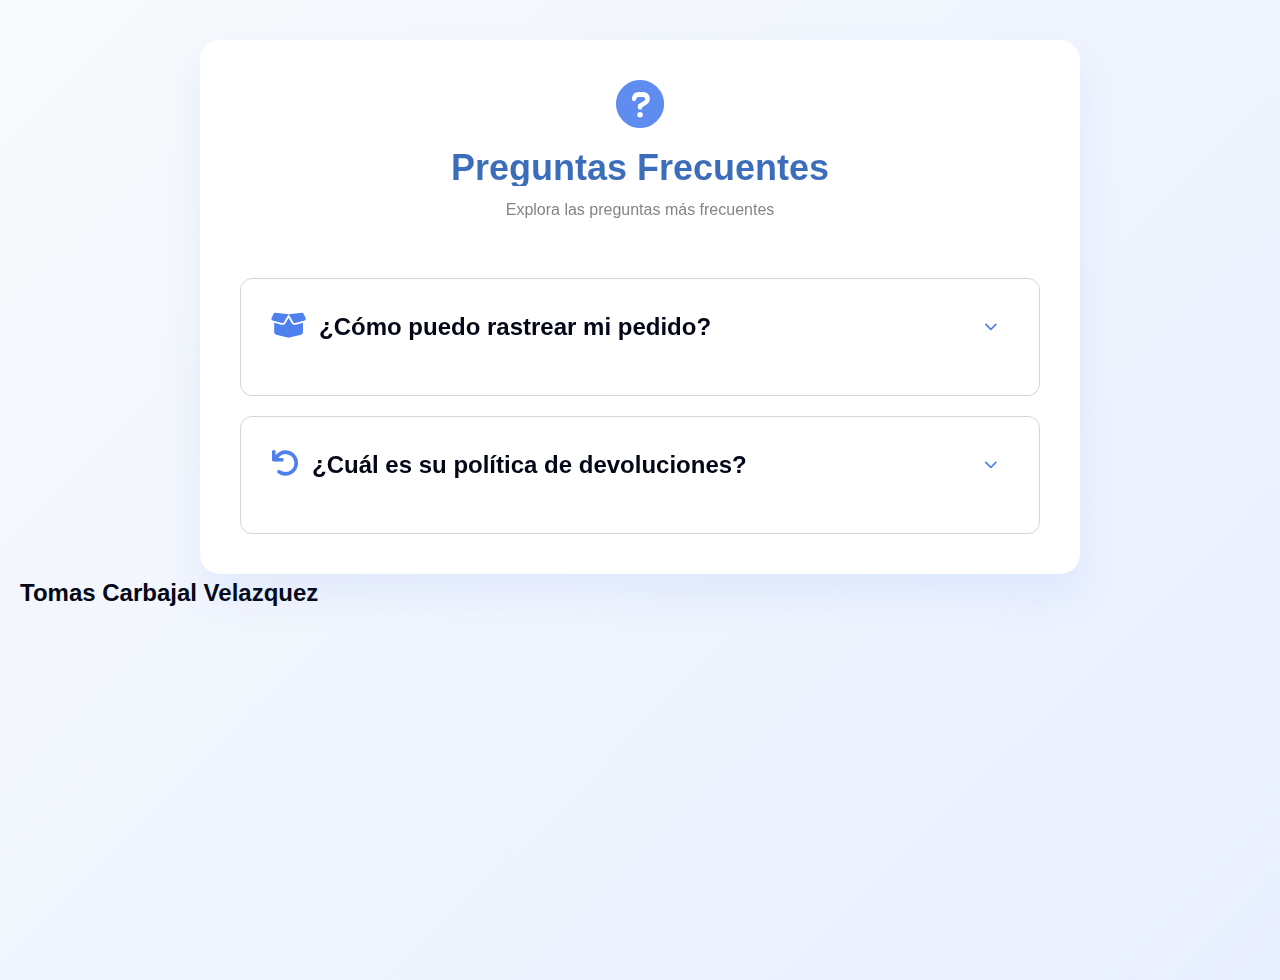
<file: advanced-faq-page-main/index.html>
<!-- index.html -->
<!DOCTYPE html>
<html lang="es">
<head>
    <!-- Sección head para metadatos y estilos -->
    <meta charset="UTF-8">
    <meta name="viewport" content="width=device-width, initial-scale=1.0">
    <meta name="description" content="Página sencilla de preguntas frecuentes con respuestas a preguntas comunes. Encuentra ayuda sobre el seguimiento de pedidos, política de devoluciones y más.">
    <meta name="keywords" content="Preguntas Frecuentes, Ayuda, Seguimiento de Pedidos, Política de Devoluciones">
    <meta name="author" content="Adam Ross DeStafeno">
    <meta name="robots" content="index, follow">
    <meta name="theme-color" content="#ffffff">
    <meta property="og:title" content="Página de Preguntas Frecuentes">
    <meta property="og:description" content="Explora las preguntas más frecuentes en nuestra página de FAQ. Aprende sobre seguimiento de pedidos, políticas de devolución y mucho más.">
    <meta property="og:type" content="website">
    
    <title>ejercicio 2</title>

    <!-- Sección de estilos -->
    <link rel="stylesheet" href="https://cdnjs.cloudflare.com/ajax/libs/font-awesome/6.0.0/css/all.min.css">
    <link rel="stylesheet" href="./styles/font-styles.css" type="text/css">
    <link rel="stylesheet" href="./styles/color-pallet.css" type="text/css">
    <link rel="stylesheet" href="./styles/base-styles.css" type="text/css">
    <link rel="stylesheet" href="./styles/responsive-styles.css" type="text/css">

    <script src="./script.js" type="text/javascript" defer></script>
</head>

<!-- Sección body -->
<body>
<div id="faq-container">
    <!-- Sección de encabezado -->
    <header>
        <div id="faq-header-div">
            <div class="icon-container">
                <i class="fas fa-question-circle"></i>
            </div>
            <h1 class="header-font">Preguntas Frecuentes</h1>
            <p class="subtitle body-font">Explora las preguntas más frecuentes</p>
        </div>
    </header>

    <!-- Sección de preguntas y respuestas -->
    <div class="questions-wrapper">
        <!-- Pregunta 1 -->
        <div class="question-container">
            <div class="question-header">
                <h2 class="header-font-2">
                    <i class="fas fa-box-open question-icon"></i>
                    <span class="question-header-text">¿Cómo puedo rastrear mi pedido?</span>
                </h2>
                <button class="toggle-btn" aria-label="Mostrar/ocultar respuesta">
                    <i class="fas fa-chevron-down"></i>
                </button>
            </div>
            <!-- Respuesta 1 -->
            <div class="answer">
                <p class="body-font">Puedes rastrear tu pedido siguiendo estos pasos:</p>
                <ol class="steps steps-font">
                    <li>Ve a la <a href="#"><i class="fas fa-external-link-alt"></i> página de seguimiento</a>.</li>
                    <li>Ingresa tu número de pedido y correo electrónico.</li>
                    <li>Haz clic en el botón <strong>Rastrear pedido</strong> para ver el estado actual del envío.</li>
                </ol>
                <p class="body-font">Si encuentras algún problema, por favor visita nuestro <a href="#"><i class="fas fa-external-link-alt"></i> Centro de Ayuda</a>.</p>
            </div>
        </div>

        <!-- Pregunta 2 -->
        <div class="question-container">
            <div class="question-header">
                <h2 class="header-font-2">
                    <i class="fas fa-undo question-icon"></i>
                    <span class="question-header-text">¿Cuál es su política de devoluciones?</span>
                </h2>
                <button class="toggle-btn" aria-label="Mostrar/ocultar respuesta">
                    <i class="fas fa-chevron-down"></i>
                </button>
            </div>
            <!-- Respuesta 2 -->
            <div class="answer">
                <p class="body-font">Ofrecemos una política de devolución de 30 días en la mayoría de los artículos. Algunos puntos clave:</p>
                <ol class="steps steps-font">
                    <li><strong><i class="fas fa-check"></i> Los artículos deben estar en su estado original:</strong> Sin usar, sin lavar, sin señales de uso.</li>
                    <li><strong><i class="fas fa-box"></i> Incluir empaque y etiquetas originales:</strong> Todos los artículos deben devolverse con su empaque y etiquetas originales.</li>
                    <li><strong><i class="fas fa-receipt"></i> Comprobante de compra:</strong> Se requiere un recibo o comprobante de compra.</li>
                </ol>
                <p class="body-font">Para más información detallada, revisa nuestra <a href="#"><i class="fas fa-external-link-alt"></i> Política de Devoluciones</a>.</p>
            </div>
        </div>
    </div>
</div>
<h2 class="author-name">Tomas Carbajal Velazquez</h2>
</body>
</html>
</file>
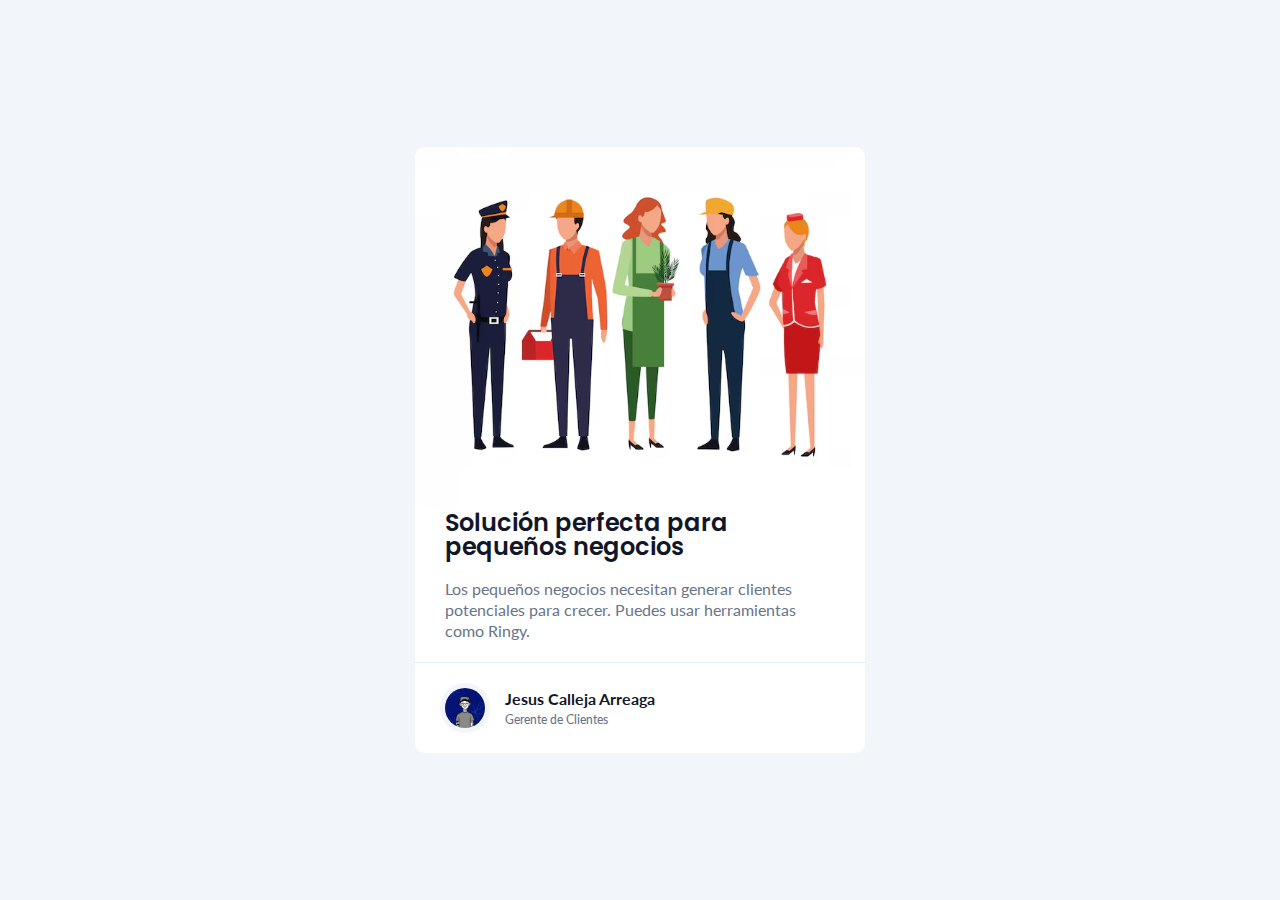
<file: Business-blog-card-master/index.html>
<!DOCTYPE html>
<html lang="es">
<head>
    <meta charset="UTF-8">
    <meta name="viewport" content="width=device-width, initial-scale=1.0">
    <title>ejercicio 3</title>
    <link rel="stylesheet" href="style.css">
    
    <!--Importar fuente Poppins-->
    <link rel="preconnect" href="https://fonts.googleapis.com">
    <link rel="preconnect" href="https://fonts.gstatic.com" crossorigin>
    <link href="https://fonts.googleapis.com/css2?family=Poppins:wght@100;200;300;400;500;600;700;800;900&family=Roboto:ital,wght@0,100;0,300;0,400;0,500;0,700;0,900;1,100;1,300;1,400;1,500;1,700;1,900&family=Sora:wght@100;200;300;400;500;600;700;800&display=swap" rel="stylesheet">
    
    <!--Importar fuente LATO-->
    <link rel="preconnect" href="https://fonts.googleapis.com">
    <link rel="preconnect" href="https://fonts.gstatic.com" crossorigin>
    <link href="https://fonts.googleapis.com/css2?family=Lato:wght@100;300;400;700;900&family=Poppins:wght@100;200;300;400;500;600;700;800;900&family=Roboto:ital,wght@0,100;0,300;0,400;0,500;0,700;0,900;1,100;1,300;1,400;1,500;1,700;1,900&family=Sora:wght@100;200;300;400;500;600;700;800&display=swap" rel="stylesheet">
</head>

<body>
    <article class="card">
        <main>
            <img src="./assets/avatar-trabajos-profesiones_18591-58446.avif" alt="Imagen principal">
            
         
            <svg viewBox="0 0 418 68" fill="none" xmlns="http://www.w3.org/2000/svg">
        
            </svg>

            <div class="main-text">
                <h1>Solución perfecta para pequeños negocios</h1>
                <p>Los pequeños negocios necesitan generar clientes potenciales para crecer. Puedes usar herramientas como Ringy.</p>
            </div>
        </main>

        <footer>
            <img src="./assets/1600w-YGRvnUBeVQQ.webp" alt="Imagen de avatar">
            <div>
                <h2>Jesus Calleja Arreaga</h2>
                <small>Gerente de Clientes</small>
            </div>
        </footer>
    </article>
</body>
</html>
</file>
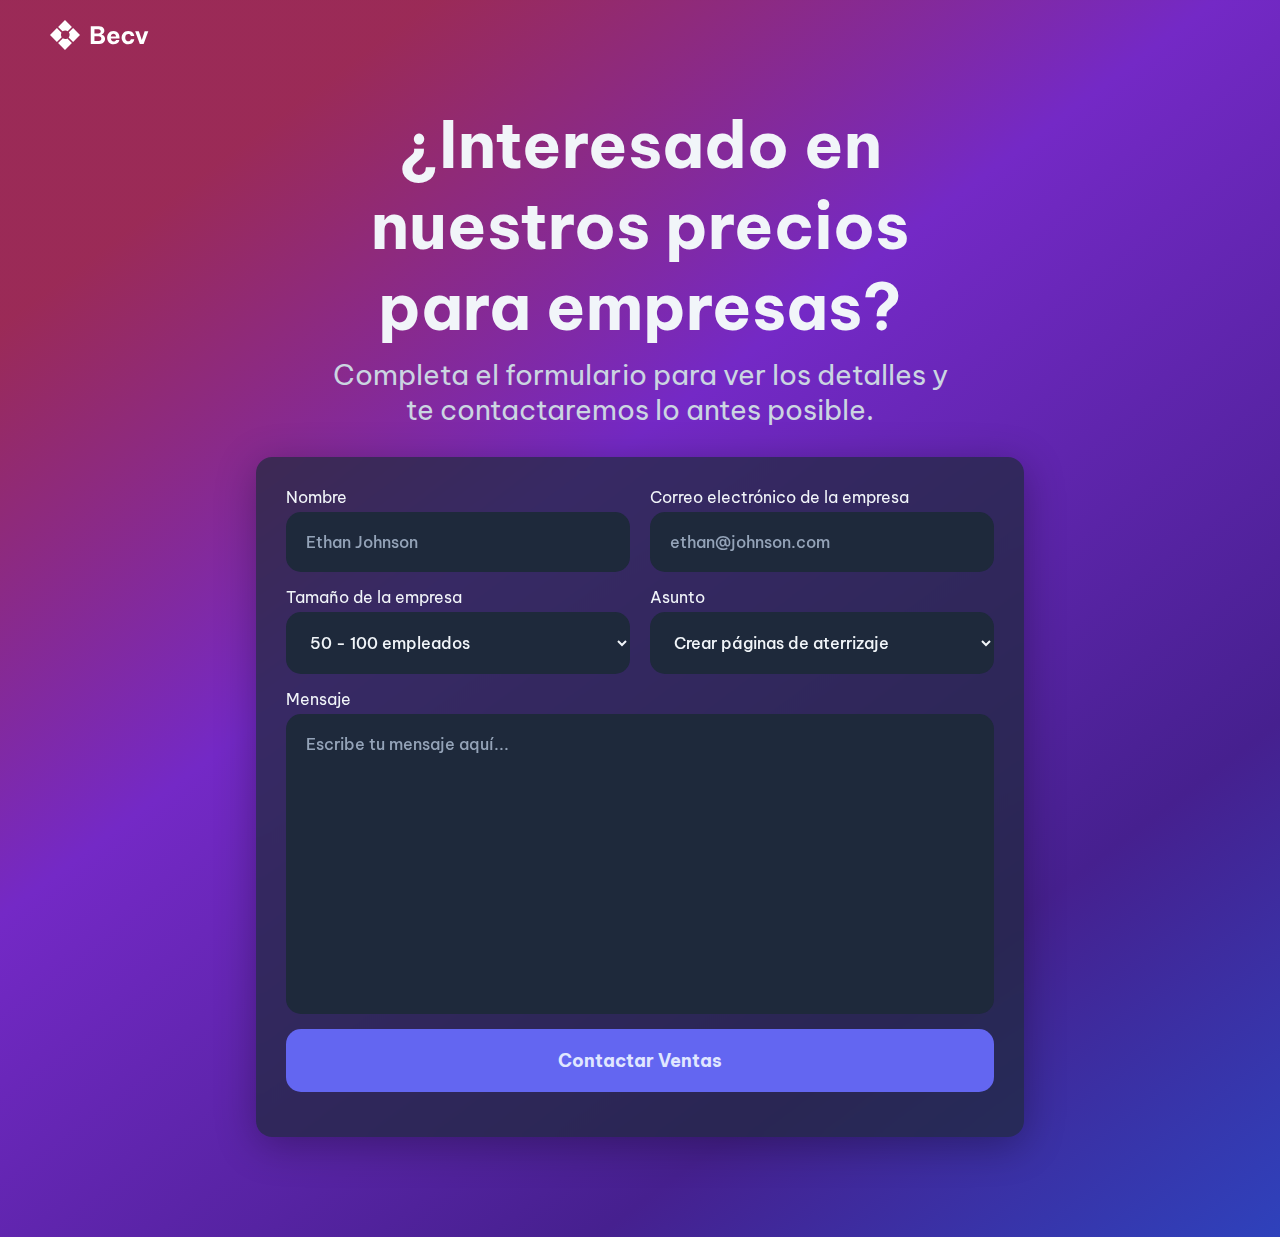
<file: devchallenges-contact-page-main/index.html>
<!DOCTYPE html>
<html lang="es">
<head>
    <meta charset="UTF-8">
    <meta name="viewport" content="width=device-width, initial-scale=1.0">
    <title>Ejercicio 7</title>
    <link rel="stylesheet" href="style.css">
</head>
<body>
    <div class="logo">
        <img src="img/contact-form-icon.svg" alt="Icono del formulario de contacto">
    </div>
    <div class="header">
        <h1>¿Interesado en nuestros precios para empresas?</h1>
        <p>Completa el formulario para ver los detalles y te contactaremos lo antes posible.</p>
    </div>
    <div class="form-container">
        <form>
            <div class="row">
                <div class="form-group">
                    <label for="name">Nombre</label>
                    <input type="text" id="name" class="form-input" placeholder="Ethan Johnson">
                </div>
                <div class="form-group">
                    <label for="email">Correo electrónico de la empresa</label>
                    <input type="email" id="email" class="form-input" placeholder="ethan@johnson.com">
                </div>
            </div>
            <div class="row">
                <div class="form-group">
                    <label for="size">Tamaño de la empresa</label>
                    <select id="size" class="form-input">
                        <option>50 - 100 empleados</option>
                        <option>100 - 500 empleados</option>
                        <option>500 - 1000 empleados</option>
                        <option>Más de 1000 empleados</option>
                    </select>
                </div>
                <div class="form-group">
                    <label for="subject">Asunto</label>
                    <select id="subject" class="form-input">
                        <option>Crear páginas de aterrizaje</option>
                        <option>Diseñar plantillas web</option>
                        <option>Consultoría Full Stack</option>
                    </select>
                </div>
            </div>
            <div class="message-container">
                <div class="message">
                    <label for="message">Mensaje</label>
                    <textarea id="message" placeholder="Escribe tu mensaje aquí..." class="message-box"></textarea>
                </div>
            </div>
            <div class="row">
                <button class="btn">Contactar Ventas</button>
            </div>
        </form>
    </div>
</body>
</html>
</file>
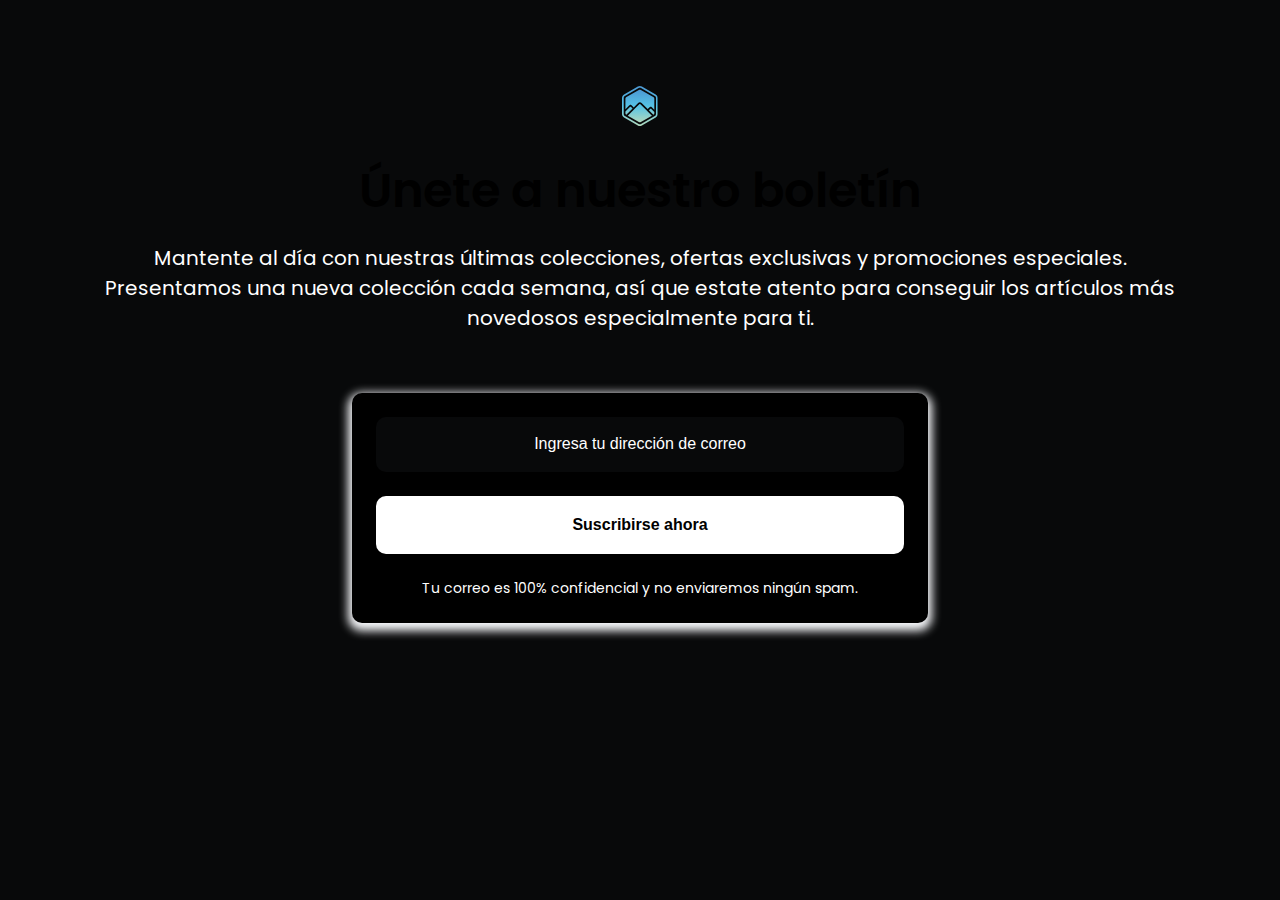
<file: join-our-newsletter-main/index.html>
<!DOCTYPE html>
<html lang="es">

<head>
    <meta charset="UTF-8">
    <meta name="viewport" content="width=device-width, initial-scale=1.0">
    <link rel="stylesheet" href="css/styles.css">
    <title>Ejercicio 5</title>
    <link rel="icon" href="images/favicon.ico" type="image/x-icon" sizes="any">
    <link rel="preconnect" href="https://fonts.googleapis.com">
    <link rel="preconnect" href="https://fonts.gstatic.com" crossorigin>
    <link
        href="https://fonts.googleapis.com/css2?family=Poppins:ital,wght@0,100;0,200;0,300;0,400;0,500;0,600;0,700;0,800;0,900;1,100;1,200;1,300;1,400;1,500;1,600;1,700;1,800;1,900&display=swap"
        rel="stylesheet">
</head>

<body>
    <main class="newsletter">
        <figure class="newsletter__figure">
            <img src="./images/logo-newsletter.svg" alt="logo">
        </figure>
        <h1 class="newsletter__title">Únete a nuestro boletín</h1>
        <p class="newsletter__text">
            Mantente al día con nuestras últimas colecciones, ofertas exclusivas y promociones especiales.
        </p>
        <p class="newsletter__text">
            Presentamos una nueva colección cada semana, así que estate atento para conseguir los artículos más novedosos especialmente para ti.
        </p>
        <form class="newsletter__form">
            <input class="newsletter__input newsletter__input--text" type="email"
                placeholder="Ingresa tu dirección de correo">
            <input class="newsletter__input newsletter__input--button" type="button" value="Suscribirse ahora">
            <span class="newsletter_helper-text">Tu correo es 100% confidencial y no enviaremos ningún spam.</span>
        </form>
    </main>
</body>

</html>
</file>
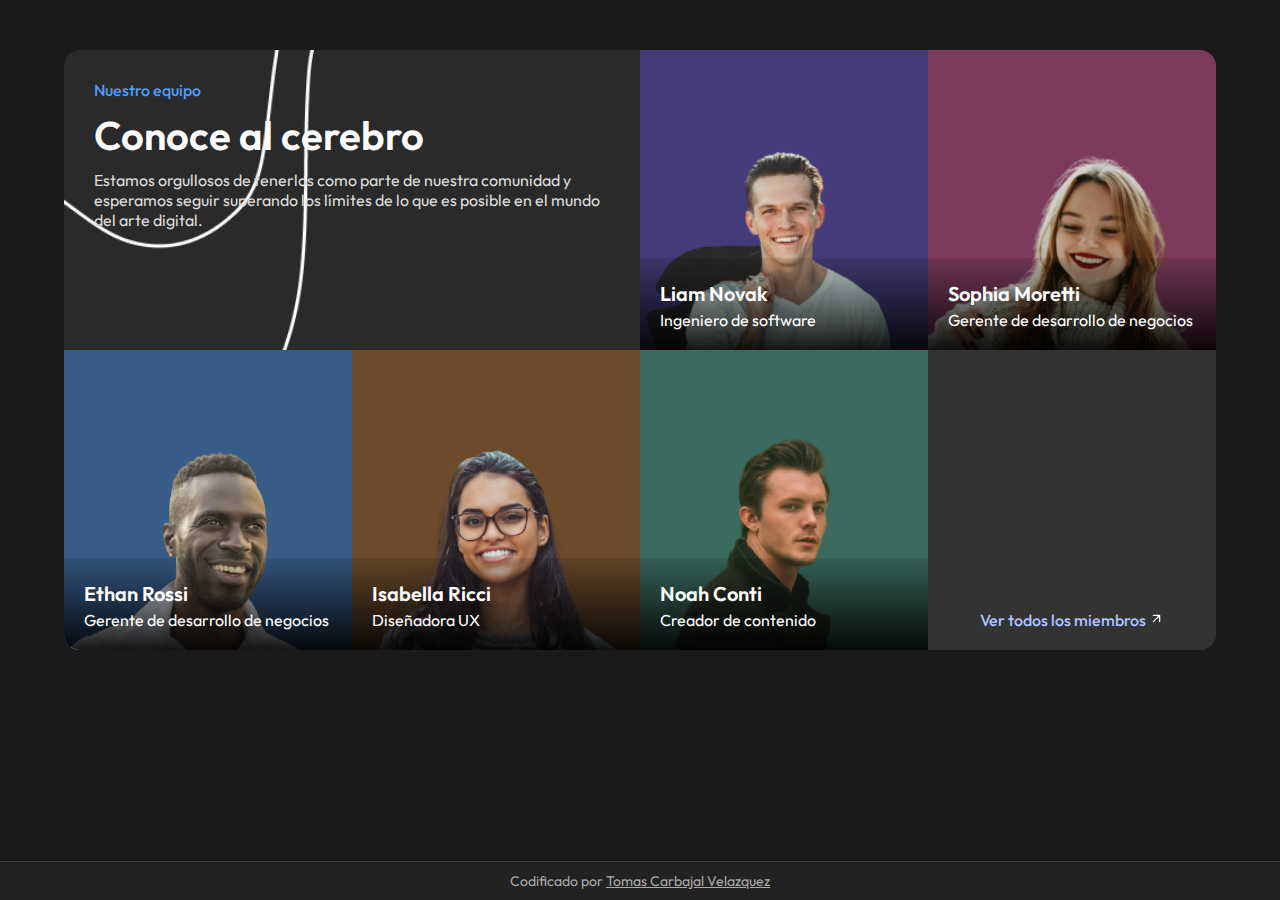
<file: Meet-the-Team-Section-main/index.html>
<!DOCTYPE html>
<html lang="es">
  <head>
    <meta charset="UTF-8" />
    <meta name="viewport" content="width=device-width, initial-scale=1.0" />
    <link rel="icon" href="resources/favicon.ico" type="image/x-icon" sizes="96x96"/>
    <title>ejercicio 9</title>
    <link href="https://fonts.googleapis.com/css2?family=Outfit:wght@100..900&display=swap" rel="stylesheet">
    <link rel="stylesheet" href="styles.css">
  </head>
  <body>
    <div class="container">
      <div class="header">
          <span>Nuestro equipo</span>
          <h1>Conoce al cerebro</h1>
          <p>Estamos orgullosos de tenerlos como parte de nuestra comunidad y esperamos seguir superando los límites de lo que es posible en el mundo del arte digital.</p>
      </div>
      <div class="memb">
          <img src="resources/person_1.png" alt="Liam Novak">
          <div class="memb-info">
              <h3>Liam Novak</h3>
              <p>Ingeniero de software</p>
          </div>
      </div>
      <div class="memb">
          <img src="resources/person_2.png" alt="Sophia Moretti">
          <div class="memb-info">
              <h3>Sophia Moretti</h3>
              <p>Gerente de desarrollo de negocios</p>
          </div>
      </div>
      <div class="memb memb-link">
        <a href="#">Ver todos los miembros <img src="resources/arrow up right.svg" alt="Flecha"></a>
      </div>
      <div class="memb">
          <img src="resources/person_3.png" alt="Ethan Rossi">
          <div class="memb-info">
              <h3>Ethan Rossi</h3>
              <p>Gerente de desarrollo de negocios</p>
          </div>
      </div>
      <div class="memb">
          <img src="resources/person_4.png" alt="Isabella Ricci">
          <div class="memb-info">
              <h3>Isabella Ricci</h3>
              <p>Diseñadora UX</p>
          </div>
      </div>
      <div class="memb">
          <img src="resources/person_5.png" alt="Noah Conti">
          <div class="memb-info">
              <h3>Noah Conti</h3>
              <p>Creador de contenido</p>
          </div>
      </div>
    </div>
    <div class="author-info">
      Codificado por <a>Tomas Carbajal Velazquez</a>
    </div>
  </body>
</html>
</file>
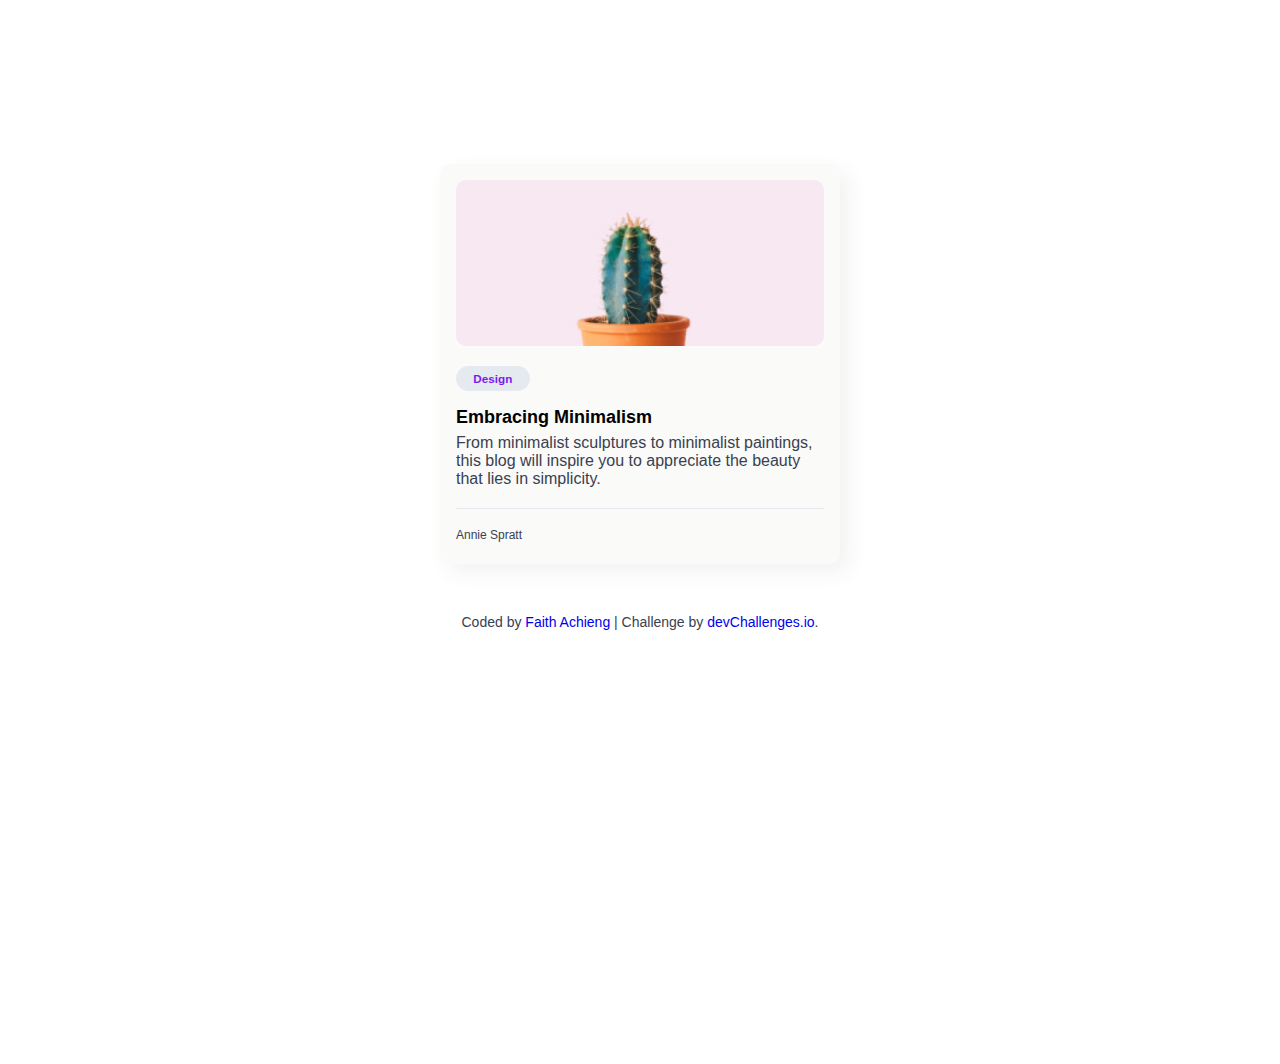
<file: Minimal-blog-card-starter-master-main/index.html>
<!DOCTYPE html>
<html lang="en">
  <head>
    <meta charset="UTF-8" />
    <meta name="viewport" content="width=device-width, initial-scale=1.0" />

    <link
      rel="icon"
      href="resources/favicon.ico"
      type="image/x-icon"
      sizes="96x96"
    />

    <title>devChallenges.io | Minimal Blog Card</title>
     <link rel="stylesheet" href="style.css">
    
  </head>
  <body>
  <div class="container">
      <img src="./resources/Cactus.jpg" alt="">
      <div class="design">
    <h3>Design</h3> 
    </div>
  <h2>Embracing Minimalism</h2>

  <p>From minimalist sculptures to minimalist paintings, 
  this blog will inspire you to appreciate the beauty that lies in simplicity.</p>
     <div class="annie">
   <span style="color: #394150; font-size: 12px;">Annie Spratt</span>
  </div>
</div>
    <div class="author-info">
      Coded by <a href="https://github.com/FaithAchieng">Faith Achieng</a> | Challenge by
      <a href="https://www.devchallenges.io?ref=challenge" target="_blank"
        >devChallenges.io</a
      >.
    </div>
  </body>
</html>
</file>
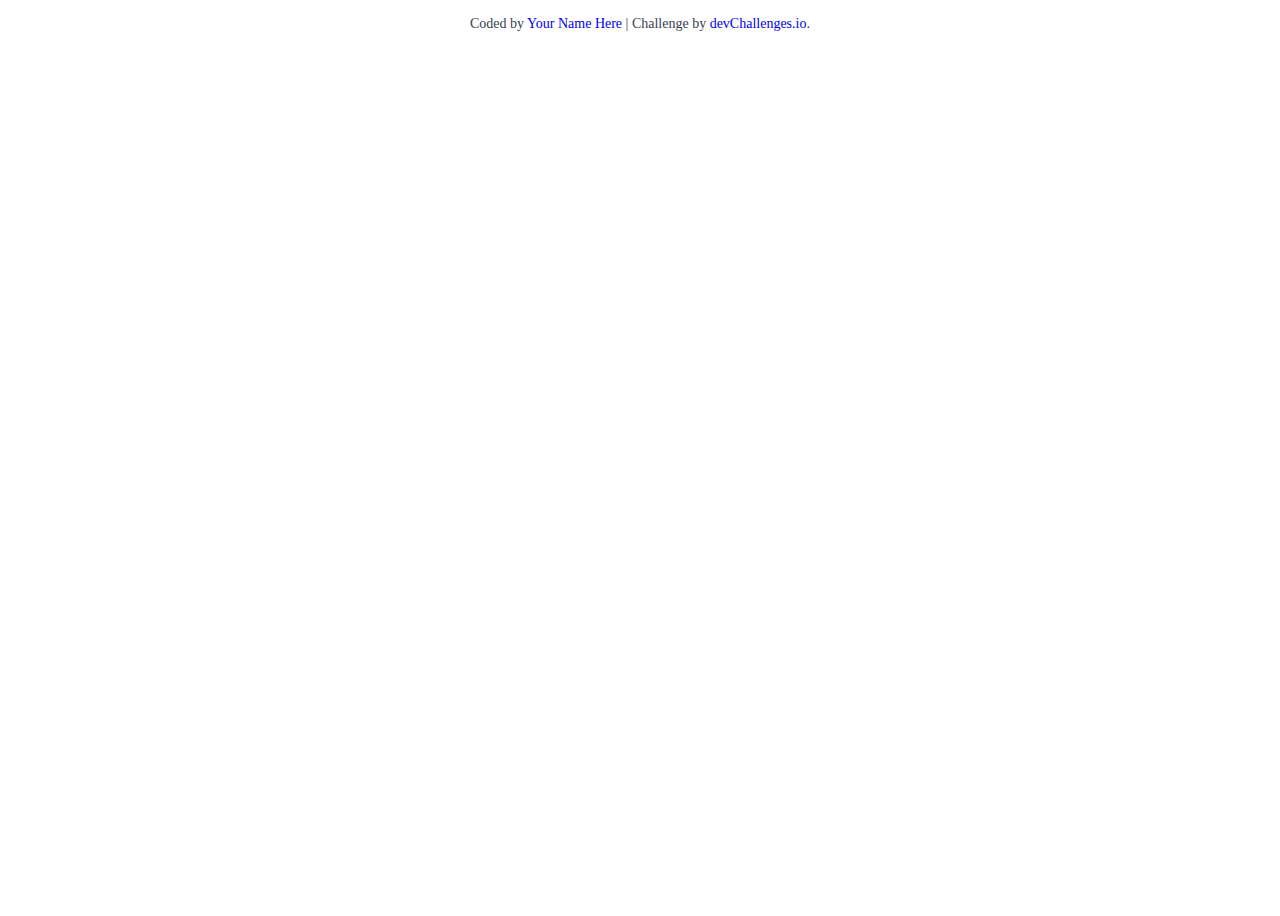
<file: Minimal-blog-card-starter-master/index.html>
<!DOCTYPE html>
<html lang="en">
  <head>
    <meta charset="UTF-8" />
    <meta name="viewport" content="width=device-width, initial-scale=1.0" />

    <link
      rel="icon"
      href="resources/favicon.ico"
      type="image/x-icon"
      sizes="96x96"
    />

    <title>devChallenges.io | Minimal Blog Card</title>

    <!--You are welcome to delete these styles or modify them in your own stylesheet -->
    <style>
      * {
        margin: 0;
        padding: 0;
        box-sizing: border-box;
      }

      body {
        height: 100vh;
      }

      .author-info {
        font-size: 14px;
        text-align: center;
        margin-top: 16px;
        color: rgb(55, 65, 81);
      }

      .author-info a {
        text-decoration: none;
      }
    </style>
  </head>
  <body>
    <!-- Design

  Embracing Minimalism

  From minimalist sculptures to minimalist paintings, this blog will inspire you to appreciate the beauty that lies in simplicity.

  Annie Spratt -->

    <div class="author-info">
      Coded by <a href="#">Your Name Here</a> | Challenge by
      <a href="https://www.devchallenges.io?ref=challenge" target="_blank"
        >devChallenges.io</a
      >.
    </div>
  </body>
</html>
</file>
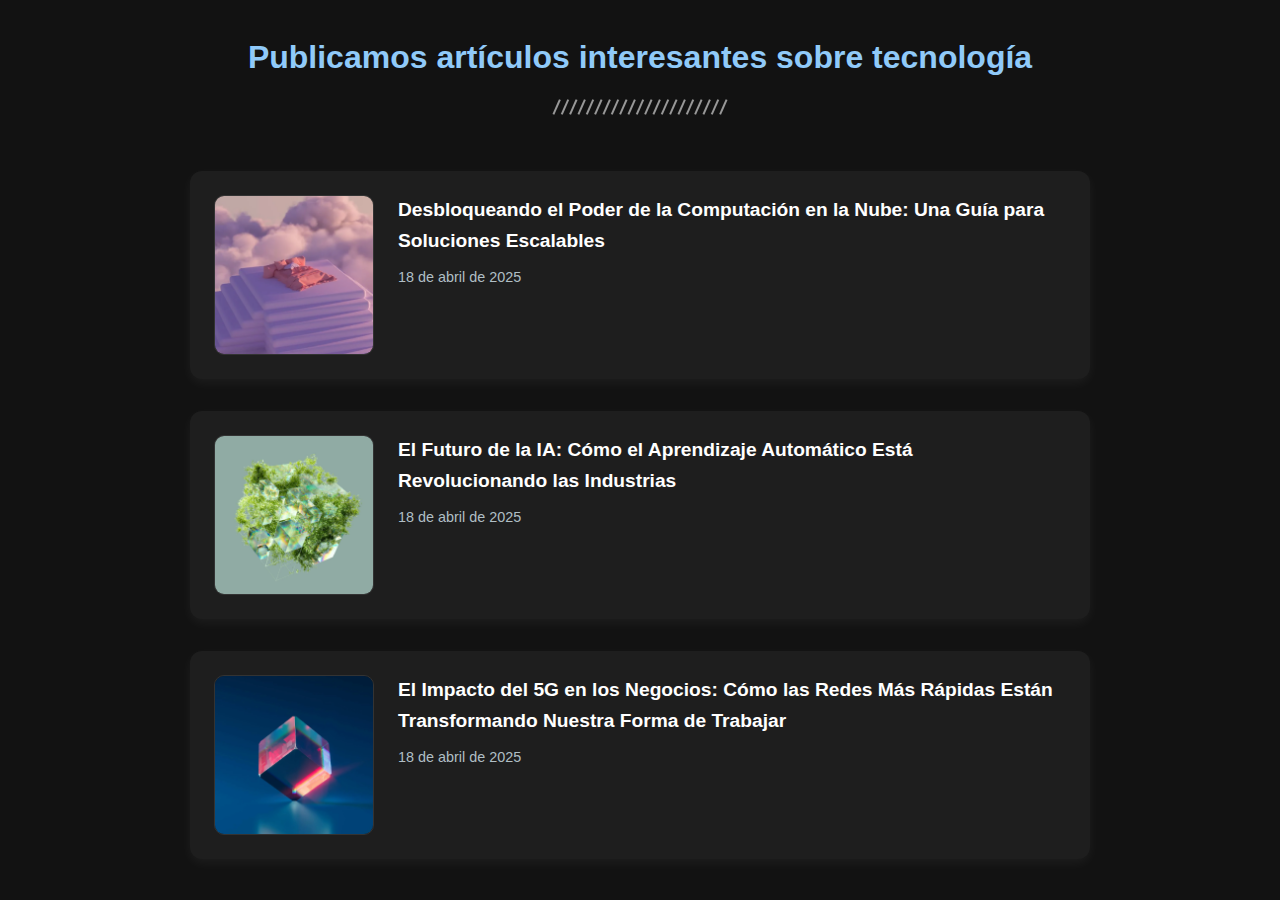
<file: simple-article-listing-main/index.html>
<!DOCTYPE html>
<html lang="es">
  <head>
    <title>ejercicio 11</title>
    <meta charset="utf-8">
    <meta name="viewport" content="width=device-width, initial-scale=1">
    <link rel="stylesheet" href="./styles.css">
  </head>
  <body>
    <header>
      <h1>Publicamos artículos interesantes sobre tecnología</h1>
      <img src="./assets/images/Seperator.svg" alt="Un simple separador hecho de barras" aria-hidden="true" width="180px"> 
    </header>
    <main>
      <article>
        <img src="./assets/images/photo_1.png" alt="Una pirámide en las nubes con una cama encima" width="160px">
        <div>
          <h2>Desbloqueando el Poder de la Computación en la Nube: Una Guía para Soluciones Escalables</h2>
          <time datetime="2025-04-18">18 de abril de 2025</time>
        </div>
      </article>
      <article>
        <img src="./assets/images/photo_3.png" alt="Un cubo con plantas creciendo sobre él" width="160px">
        <div>
          <h2>El Futuro de la IA: Cómo el Aprendizaje Automático Está Revolucionando las Industrias</h2>
          <time datetime="2025-04-18">18 de abril de 2025</time>
        </div>
      </article>
      <article>
        <img src="./assets/images/photo_2.png" alt="Un cubo de vidrio con luz atravesándolo" width="160px">
        <div>
          <h2>El Impacto del 5G en los Negocios: Cómo las Redes Más Rápidas Están Transformando Nuestra Forma de Trabajar</h2>
          <time datetime="2025-04-18">18 de abril de 2025</time>
        </div>
      </article>
    </main>
  </body>
</html>
</file>
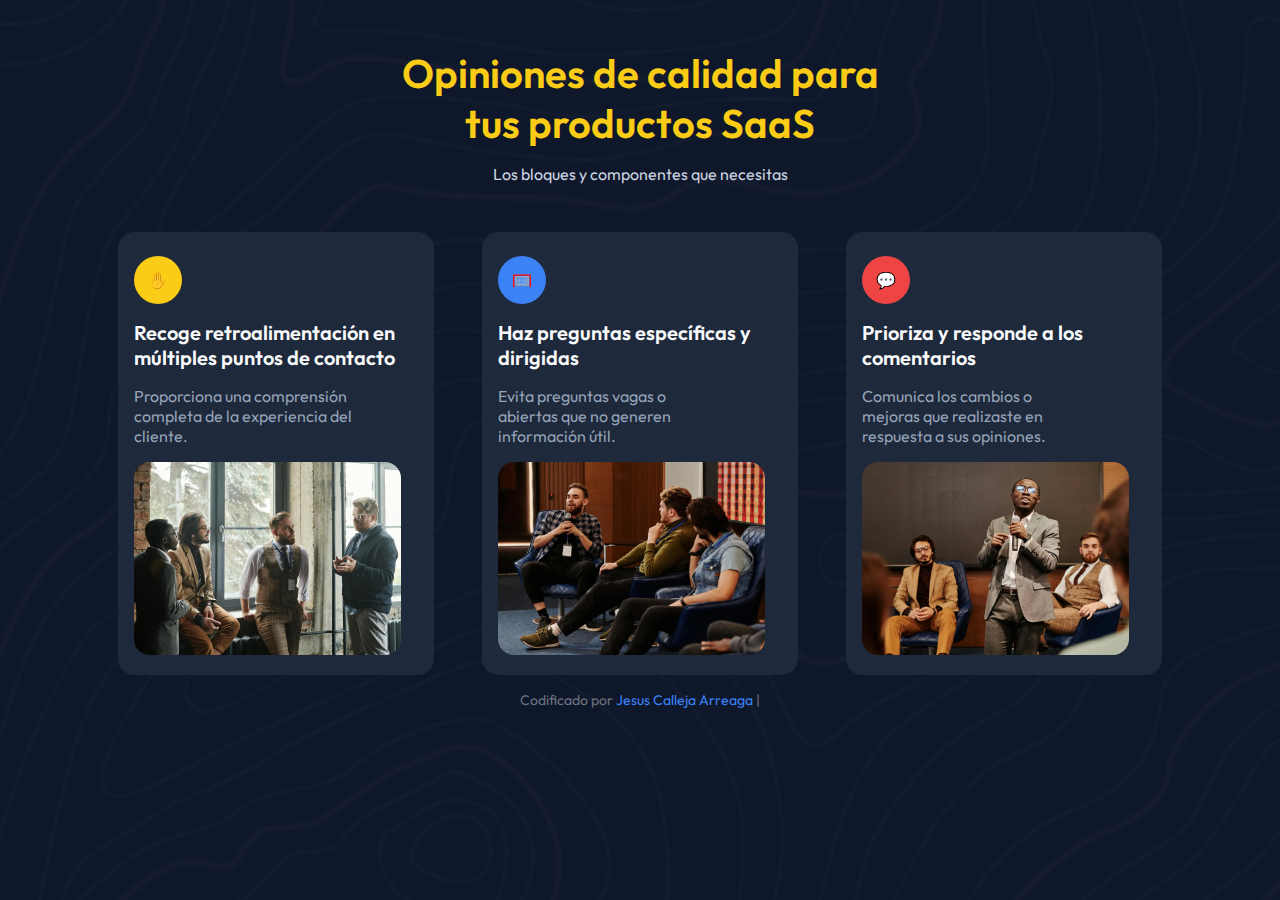
<file: simple-feature-section-main/index.html>
<!DOCTYPE html>
<html lang="es">

<head>
  <meta charset="UTF-8" />
  <meta name="viewport" content="width=device-width, initial-scale=1.0" />

  <link rel="icon" href="resources/favicon.ico" type="image/x-icon" sizes="96x96" />

  <title>Sección de Funcionalidades | devChallenges.io</title>

  <link rel="stylesheet" href="style.css">
</head>

<body>
  <main>
    <div class="title-container">
      <h3>Opiniones de calidad para tus productos SaaS</h3>
      <p>Los bloques y componentes que necesitas</p>
    </div>
    <div class="grid-sections">
      <section>
        <div class="section-icon">
          ✋
        </div>
        <h4>Recoge retroalimentación en múltiples puntos de contacto</h4>
        <p>
          Proporciona una comprensión completa de la experiencia del cliente.
        </p>
        <img src="./resources/photo_2.png" alt="foto_1">
      </section>
      <section>
        <div class="section-icon">
          🥅
        </div>
        <h4>Haz preguntas específicas y dirigidas</h4>
        <p>
          Evita preguntas vagas o abiertas que no generen información útil.
        </p>
        <img src="./resources/photo_1.png" alt="foto_2">
      </section>
      <section>
        <div class="section-icon">
          💬
        </div>
        <h4>Prioriza y responde a los comentarios</h4>
        <p>
          Comunica los cambios o mejoras que realizaste en respuesta a sus opiniones.
        </p>
        <img src="./resources/photo_3.png" alt="foto_3">
      </section>
    </div>
  </main>

  <div class="author-info">
    Codificado por <a href="#">Jesus Calleja Arreaga</a> |
  </div>
</body>

</html>
</file>
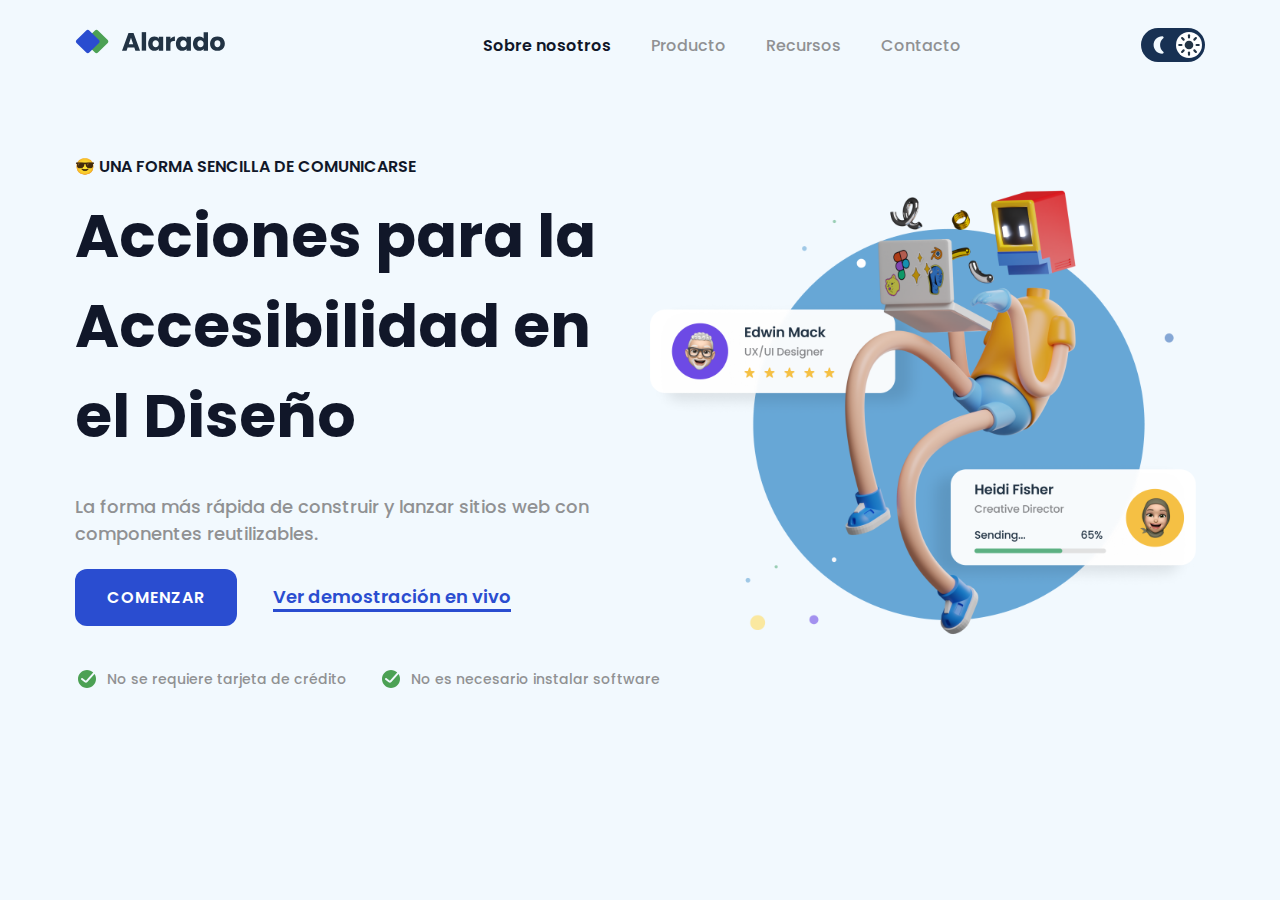
<file: Simple-Homepage---Alarado-main/index.html>
<!DOCTYPE html>
<html lang="es">

<head>
    <meta charset="UTF-8" />
    <meta name="viewport" content="width=device-width, initial-scale=1.0" />
    <title>ejercicio 8</title>
    <link rel="stylesheet" href="./index.css" type="text/css">
    <link rel="stylesheet" href="./index2.css" type="text/css">
</head>

<body>
    <div class="header">
        <div class="icon">
            <img src="img/alarado-icon-homepage.svg" alt="icono de ALARADO">
        </div>
        <div class="menu_btn" onclick="myFunction(this)">
            <div class="bar1"></div>
            <div class="bar2"></div>
            <div class="bar3"></div>
        </div>
        <div class="nav" id="myNav">
            <div class="nav_btn">
                <a href="javascript:void(0)" class="closebtn" onclick="closeNav()">&times;</a>
                <div id="nav_btn_1">Sobre nosotros</div>
                <div id="nav_btn_2">Producto</div>
                <div id="nav_btn_3">Recursos</div>
                <div id="nav_btn_4">Contacto</div>
            </div>
            <div class="container">
                <label class="switch">
                    <span class="moon"></span>
                    <span class="sun"></span>
                    <input type="checkbox" class="checkbox" id="checkbox">
                    <span class="slider"></span>
                </label>
            </div>
        </div>
    </div>

    <div class="Main">
        <div class="container_1">
            <h3>😎 UNA FORMA SENCILLA DE COMUNICARSE</h3>
            <div>
                <h1>Acciones para la Accesibilidad en el Diseño</h1>
            </div>
            <div>
                <p>La forma más rápida de construir y lanzar sitios web con componentes reutilizables.</p>
            </div>
            <div class="a">
                <button>COMENZAR</button>
                <span>Ver demostración en vivo</span>
            </div>
        </div>

        <div class="container_2">
            <img id="content_img" src="img/hero-image-simple-homepage.png" alt="imagen principal">
        </div>
    </div>

    <div class="footer">
        <div>
            <img src="img/Done_ring_round_fill.svg" alt="ícono de verificación">
            <p>No se requiere tarjeta de crédito</p>
        </div>
        <div>
            <img src="img/Done_ring_round_fill.svg" alt="ícono de verificación">
            <p>No es necesario instalar software</p>
        </div>
    </div>

    <script src="script.js"></script>
</body>

</html>
</file>
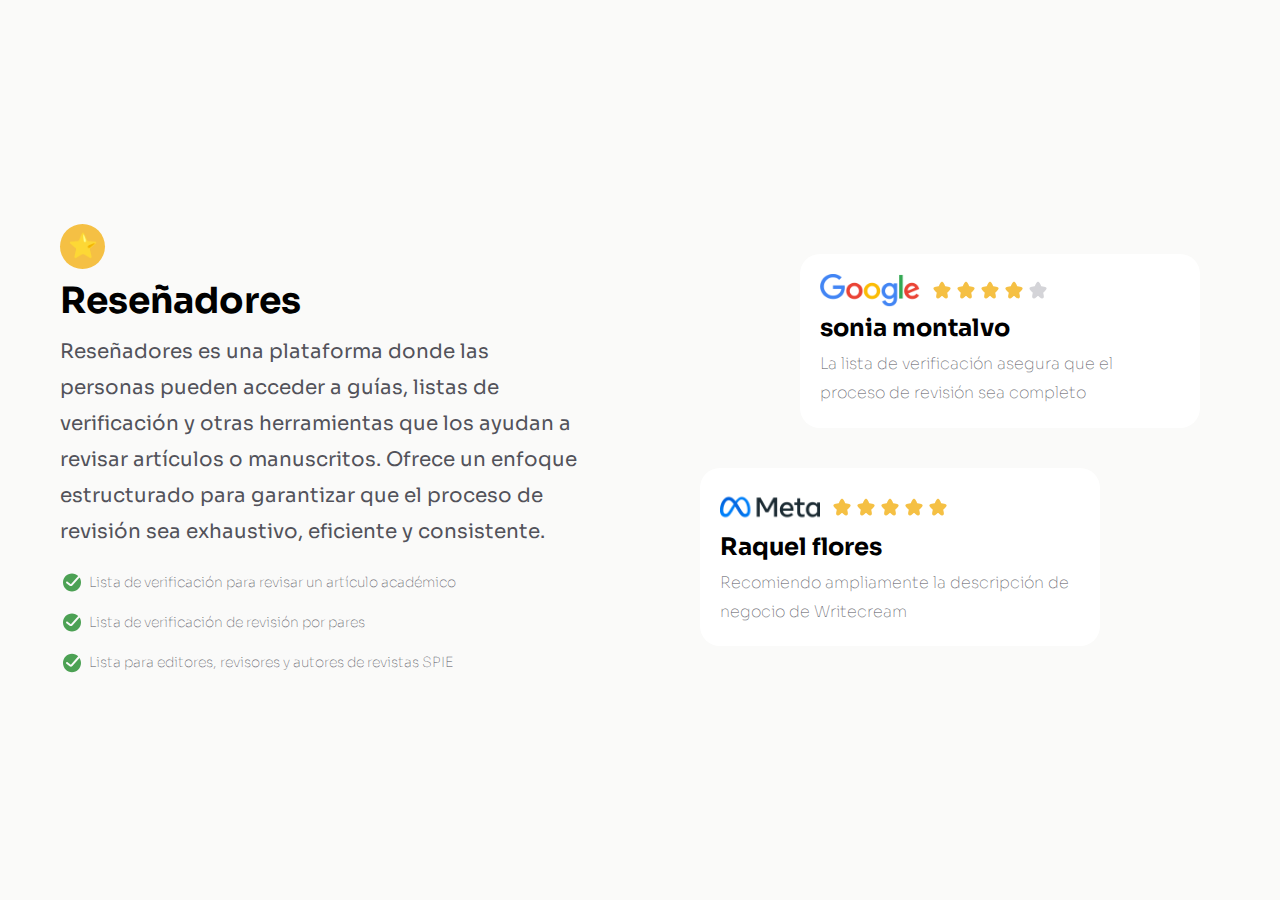
<file: testimonial-page-master/index.html>
<!doctype html>
<html lang="es">
<head>
    <meta charset="UTF-8">
    <meta name="viewport" content="width=device-width, user-scalable=no, initial-scale=1.0, maximum-scale=1.0, minimum-scale=1.0">
    <meta http-equiv="X-UA-Compatible" content="ie=edge">
    <link rel="stylesheet" href="style.css">
    <link rel="preconnect" href="https://fonts.googleapis.com">
    <link rel="preconnect" href="https://fonts.gstatic.com" crossorigin>
    <link href="https://fonts.googleapis.com/css2?family=Sora&display=swap" rel="stylesheet">
    <title>ejercicio 4</title>
</head>
<body>
<main>
    <div class="container">
        <!--    Lado izquierdo de la página   -->
        <div class="section">
            <div class="circle">⭐️</div>
            <h1>Reseñadores</h1>
            <p>Reseñadores es una plataforma donde las personas pueden acceder a guías, listas de verificación y otras herramientas 
               que los ayudan a revisar artículos o manuscritos. Ofrece un enfoque estructurado para garantizar que el proceso 
               de revisión sea exhaustivo, eficiente y consistente.</p>
            <ul class="list">
                <li><img class="check" src="images/Done_ring_round_fill.svg" alt=""> Lista de verificación para revisar un artículo académico</li>
                <li><img class="check" src="images/Done_ring_round_fill.svg" alt=""> Lista de verificación de revisión por pares</li>
                <li><img class="check" src="images/Done_ring_round_fill.svg" alt=""> Lista para editores, revisores y autores de revistas SPIE</li>
            </ul>
        </div>

        <!--    Lado derecho de la página   -->
        <div class="section">
            <div class="google">
                <div class="top-box">
                    <img class="logo" src="images/google-testimonial.png" alt="">
                    <img src="images/Star_fill.svg" alt="">
                    <img src="images/Star_fill.svg" alt="">
                    <img src="images/Star_fill.svg" alt="">
                    <img src="images/Star_fill.svg" alt="">
                    <img src="images/Star_fill_gray.svg" alt="">
                </div>

                <h2>sonia montalvo</h2>
                <h3>La lista de verificación asegura que el proceso de revisión sea completo</h3>
            </div>

            <div class="meta">
                <div class="top-box">
                    <img class="logo" src="images/meta-testimonial.png" alt="">
                    <img src="images/Star_fill.svg" alt="">
                    <img src="images/Star_fill.svg" alt="">
                    <img src="images/Star_fill.svg" alt="">
                    <img src="images/Star_fill.svg" alt="">
                    <img src="images/Star_fill.svg" alt="">
                </div>
                <h2>Raquel flores</h2>
                <h3>Recomiendo ampliamente la descripción de negocio de Writecream</h3>
            </div>
        </div>
    </div>
</main>
</body>
</html>
</file>
<file: advanced-faq-page-main/styles/font-styles.css>
/* font-styles.css */

.header-font {
    font-family: 'Inter', sans-serif;
    font-weight: 600;
    font-size: 36px;
    line-height: 2.25rem;
}

.header-font-2 {
    font-family: 'Inter', sans-serif;
    font-weight: 600;
    font-size: 24px;
    line-height: 1.5rem;
}

.body-font {
    font-family: 'Inter', sans-serif;
    font-weight: 400;
    font-size: 16px;
    line-height: 1rem;
}

.steps-font {
    font-family: 'Inter', sans-serif;
    line-height: 2rem;
}
</file>
<file: advanced-faq-page-main/styles/color-pallet.css>
/* color-pallet.css */
:root {
    --dark-blue: rgba(7, 70, 167, 0.79);
    --blue: #4E80EE;
    --black: #030616;
    --grey: #D2D5DA;
    --dark-white: #F8FAFC;
    --white: #FFFFFF;
}
</file>
<file: advanced-faq-page-main/styles/responsive-styles.css>
/* Very small phones (max-width: 360px) */
@media (min-width: 1px) and (max-width: 360px) {
    #faq-container {
        padding: clamp(1rem, 2%, 4%);
    }

    #faq-header-div {
        margin: 0 auto clamp(30px, 5vw, 60px);
    }

    .header-font {
        font-size: clamp(1.4rem, 3vw, 2.5rem);
    }

    .header-font-2 {
        font-size: clamp(0.9rem, 3vw, 1.5rem);
    }

    .body-font {
        font-size: clamp(0.8rem, 3vw, 1.2rem);
        padding-left: clamp(1rem, 2%, 4%);
    }

    .steps-font {
        font-size: clamp(0.7rem, 3vw, 1rem);
        line-height: clamp(1rem, 3vw, 1.5rem);
    }

    .steps {
        margin: clamp(1rem, 2%, 2rem) clamp(1rem, 2%, 2rem) clamp(1rem, 2%, 2rem) clamp(0.5rem, 1%, 1rem);
        padding-left: clamp(24px, 5vw, 48px);
    }

    #faq-header-div h1 {
        margin-bottom: clamp(0, 1%, 1rem);
    }

    .answer {
        margin-top: clamp(1rem, 2%, 2rem);
    }

    .question-container {
        padding: clamp(2rem, 5%, 4rem) clamp(1rem, 2%, 2rem) clamp(2rem, 5%, 4rem) clamp(1rem, 2%, 2rem);
        margin: clamp(1rem, 2%, 2rem) clamp(1rem, 2%, 2rem) clamp(1rem, 2%, 2rem) clamp(0.5rem, 1%, 1rem);
    }
}

/* Small phones (max-width: 576px) */
@media (min-width: 361px) and (max-width: 576px) {
    body {
        padding: clamp(20px, 5vw, 80px) clamp(50px, 10vw, 150px);
    }

    #faq-container {
        padding: clamp(1rem, 2%, 4%);
    }

    #faq-header-div {
        margin: 0 auto clamp(30px, 5vw, 60px);
    }

    #faq-header-div h1 {
        padding: 0 clamp(-10px, -2vw, -5px) clamp(0.5rem, 1%, 1rem);
        margin-top: clamp(5px, 1%, 1rem);
    }

    .steps {
        margin: clamp(1rem, 2%, 2rem) clamp(1rem, 2%, 2rem) clamp(1rem, 2%, 2rem) clamp(0.5rem, 1%, 1rem);
        padding-left: clamp(24px, 5vw, 48px);
    }

    .icon-container i {
        margin-top: clamp(36px, 5vw, 48px);
    }
    
     .body-font {
        font-size: clamp(1rem, 3vw, 1.2rem);
         line-height: clamp(1.5rem, 3vw, 2rem);
    }

    .steps-font {
        font-size: clamp(0.8rem, 3vw, 1rem);
        line-height: clamp(1.5rem, 3vw, 2rem);
    }

    .answer {
        margin-top: clamp(1.5rem, 2%, 2rem);
    }
}

/* Large phones and smaller tablets (min-width: 577px and max-width: 767px) */
@media (min-width: 577px) and (max-width: 767px) {
    body {
        padding: clamp(30px, 5vw, 80px) clamp(70px, 10vw, 200px);
    }

    #faq-container {
        padding: clamp(2%, 4%, 4%);
    }

    #faq-header-div h1 {
        padding: clamp(-10px, -2vw, -5px) clamp(20px, 4%, 60px);
    }

    .steps {
        margin: clamp(1rem, 2%, 2rem) clamp(1rem, 2%, 2rem) clamp(1rem, 2%, 2rem) clamp(0.5rem, 1%, 1rem);
        padding-left: clamp(24px, 5vw, 48px);
    }

    .answer {
        margin-top: clamp(1rem, 2%, 2rem);
    }
}

/* Desktop/Large tablets (min-width: 768px) */
@media (min-width: 768px) and (max-width: 1024px) {
    #faq-container {
    }

    .header-font {
        font-size: clamp(2.5rem, 3vw, 2.5rem);
    }

    .body-font {
        font-size: clamp(0.8rem, 3vw, 1.2rem);
    }

    .steps-font {
        font-size: clamp(0.7rem, 3vw, 1rem);
        line-height: clamp(1rem, 3vw, 1.5rem);
    }

    .steps {
        margin: clamp(1rem, 2%, 2rem) clamp(1rem, 2%, 2rem) clamp(1rem, 2%, 2rem) clamp(0.5rem, 1%, 1rem);
        padding-left: clamp(24px, 5vw, 48px);
    }

    .answer {
        margin-top: clamp(1rem, 2%, 2rem);
    }
}
</file>
<file: Business-blog-card-master/style.css>
*{
    box-sizing: border-box;
    padding: 0px;
    margin: 0px;
}

body{
   display: grid;
   place-content: center;
   height: 100vh;
   background-color: #F2F5F9;
}

.card{
    background-color: #ffffff;
    position: relative;
    width: 450px;    
    border-radius: 10px;
    box-shadow: 5px 20px 100% #ccc ;

}

main img{
    border-radius: 10px;
    width: 100%;
    
}

main svg{
    position: absolute;
    top: 230px;
    left: 0px;
    width: 100%;
}

main h1{
    line-height: 1;
    width: 350px;
    font-family: Poppins, sans-serif ;
    font-weight: 600;
    color: #111729 ;
    font-size: 24px;
}

main p {
    line-height: 1.3;
    font-family: Lato , sans-serif;
    color: #677489;
    font-size: 16px;
    padding: 20px 0px 20px 0px;
}

.main-text{
    /* top | right | bottom | left */
    padding: 0px 30px 0px 30px;
}

footer{
    display: flex;
    justify-content: start;
    align-items: center;
    padding: 20px 30px 20px 25px;
    gap: 15px;
    border-top: 1px solid #E5EAF0;
    font-family: Lato , sans-serif;
    border-top: 10px 0px 0px 0px;
}

footer img {
    border-radius: 90%;
    border: 5px solid #F2F5F9;
    width: 50px;
}

footer h2 {
    color: #111729;
    font-size: 16px;
    font-weight: 700;
}

footer small{
    color: #677489;
    font-size: 12px;
    font-weight: 500;
}
</file>
<file: devchallenges-contact-page-main/style.css>
@import url('https://fonts.googleapis.com/css2?family=Be+Vietnam+Pro:wght@400;500;600;700&display=swap');

:root {
    --primary: #6366F1;           /* Azul violeta brillante */
    --dark-bg: #0F172A;           /* Fondo principal oscuro */
    --card-bg: rgba(30, 41, 59, 0.7); /* Fondo del formulario translúcido */
    --text-light: #F1F5F9;        /* Texto claro */
    --input-bg: #1E293B;          /* Fondo inputs */
    --input-placeholder: #94A3B8; /* Placeholder gris azulado */
    --btn-color: #E0E7FF;         /* Texto botón */
}

* {
    margin: 0;
    padding: 0;
    box-sizing: border-box;
    outline: none;
    font-family: 'Be Vietnam Pro', sans-serif;
}

body {
    font-family: 'Be Vietnam Pro', sans-serif;
    background-image: url('img/bg-image.svg');
    background-size: cover;
    background-color: var(--dark-bg);
    background-repeat: no-repeat;
    background-position: center;
    color: var(--text-light);
    width: 100%;
}

.logo {
    padding: 20px 50px;
}

.header {
    text-align: center;
    width: 50%;
    margin: 30px auto;
}

.header h1 {
    font-size: 64px;
    margin-bottom: 10px;
}

.header p {
    font-size: 28px;
    color: #CBD5E1;
}

.form-container {
    margin: auto;
    width: 60%;
    background: var(--card-bg);
    border-radius: 16px;
    box-shadow: 0 8px 40px rgba(0, 0, 0, 0.3);
    backdrop-filter: blur(6px);
    -webkit-backdrop-filter: blur(6px);
    padding: 30px;
    margin-bottom: 100px;
}

.row {
    display: flex;
    gap: 20px;
    margin-bottom: 15px;
}

.form-group {
    display: flex;
    flex-direction: column;
    gap: 5px;
    width: 50%;
}

.form-group label {
    color: var(--text-light);
}

.form-input {
    background-color: var(--input-bg);
    padding: 20px;
    border: none;
    border-radius: 15px;
    color: var(--text-light);
    font-weight: 500;
    font-size: 16px;
}

.form-input::placeholder {
    color: var(--input-placeholder);
}

.message-container {
    margin-bottom: 15px;
}

.message {
    display: flex;
    flex-direction: column;
    width: 100%;
    gap: 5px;
}

.message-box {
    width: 100%;
    resize: none;
    height: 300px;
    background-color: var(--input-bg);
    border-radius: 15px;
    padding: 20px;
    color: var(--text-light);
    font-size: 16px;
    font-weight: 500;
    border: none;
}

.message-box::placeholder {
    color: var(--input-placeholder);
}

.btn {
    padding: 20px;
    background-color: var(--primary);
    color: var(--btn-color);
    font-weight: 700;
    width: 100%;
    border-radius: 15px;
    font-size: 18px;
    cursor: pointer;
    transition: background 0.3s;
    border: none;
}

.btn:hover {
    background-color: #4F46E5;
}

@media (max-width: 1024px) {
    .logo {
        padding: 20px;
    }
    .header {
        width: 70%;
    }
    .form-container {
        width: 80%;
    }
}

@media (max-width: 768px) {
    .header {
        width: 80%;
    }
    .header h1 {
        font-size: 32px;
    }
    .header p {
        font-size: 18px;
    }
    .form-container {
        width: 90%;
    }
    .row {
        flex-direction: column;
        gap: 0;
        margin-bottom: 0;
    }
    .form-group {
        width: 100%;
        margin-bottom: 15px;
    }
}
</file>
<file: join-our-newsletter-main/css/styles.css>
:root {
    --color-primary: #ffffff;
    --color-secondary: #f8f9fc;
    --color-background: #08090a;
    --color-white: #000000;
    --color-black: #ffffff;
    --color-accent: #ffffff;
}

* {
    box-sizing: border-box;
    margin: 0;
    padding: 0;
}

a {
    text-decoration: none;
    color: inherit;
}

body {
    background-color: var(--color-background);
    font-family: "Poppins", sans-serif;
    font-style: normal;
    font-size: 16px;
    width: 90%;
    height: 100vh;
    margin: 0 auto;
}

.newsletter {
    display: flex;
    flex-direction: column;
    align-items: center;
    justify-content: center;
}

.newsletter__figure {
    margin-top: 80px;
}

.newsletter__title {
    font-size: 3rem;
    margin-top: 16px;
    font-weight: 600;
    text-align: center;
    margin-bottom: 16px;
}

.newsletter__text {
    font-size: 1.25rem;
    text-align: center;
    color: var(--color-primary);
   
}

.newsletter__form {
    margin-top: 60px;
    display: flex;
    flex-direction: column;
    align-items: center;
    justify-content: center;
    background-color: var(--color-white);
    padding: 24px;
    border-radius: 10px;
    width: 95%;
    box-shadow: 0 4px 10px 4px var(--color-secondary);
}

.newsletter__input {
    width: 100%;
    padding: 20px 0;
    margin-bottom: 24px;
    border-radius: 10px;
    border: none;
}

.newsletter__input--text {
    background-color: var(--color-background);
}

.newsletter__input::placeholder {
    text-align: center;
    color: var(--color-primary);
    font-size: 1rem;
    font-weight: 500;
}

.newsletter__input--button {
    background-color: var(--color-accent);
    color: var(--color-white);
    font-size: 1rem;
    font-weight: 600;
}

.newsletter_helper-text {
    font-size: 0.875rem;
    color: var(--color-primary);
    font-weight: 400px;
}

@media screen and (min-width: 1024px) {
    .newsletter__form {
        width: 66.66%;
    }
}

@media screen and (min-width: 1280px) {
    .newsletter__form {
        width: 50%;
    }
}
</file>
<file: Meet-the-Team-Section-main/styles.css>
* {
    margin: 0;
    padding: 0;
    box-sizing: border-box;
    font-family: 'Outfit';
}

body {
    margin: 0;
    padding: 0;
    height: 100vh;
    overflow-x: hidden;
    background-color: #1a1a1a; /* Fondo general oscuro */
    color: #f5f5f5;
}

html, body {
    height: 100%;
    overflow-x: hidden;
}

.container {
    display: grid;
    grid-template-columns: repeat(4, 1fr); 
    grid-template-rows: auto;
    gap: 0;
    width: 90%;
    max-width: 1200px;
    margin: 50px auto;
    background-color: #2a2a2a; /* Fondo más oscuro */
    background-image: url(resources/Background_decor@2x.png);
    background-repeat: no-repeat; 
    background-position: top left;
    background-size: 250px; 
    border-radius: 16px;
    overflow: hidden;
}

.header {
    grid-column: span 2;
    padding: 30px;
    display: flex;
    flex-direction: column;
}

.header span {
    font-size: 1rem;
    font-weight: 500;
    color: #4F9CF9;
}

.header h1 {
    font-size: 2.5rem;
    color: #ffffff;
    font-weight: 600;
    margin: 10px 0;
}

.header p {
    font-size: 1rem;
    color: #dcdcdc;
}

.memb {
    position: relative;
    display: flex;
    align-items: flex-end;
    justify-content: center;
    height: 300px;
    overflow: hidden;
}

.memb img {
    width: 100%;
    height: 80%;
    object-fit: cover;
}

.memb-info {
    position: absolute;
    bottom: 0;
    left: 0;
    width: 100%;
    padding: 20px;
    background: linear-gradient(180deg, rgba(0, 0, 0, 0.1) 0%, rgba(0, 0, 0, 0.9) 100%);
    color: #fff;
    text-align: left;
}

.memb-info h3 {
    font-size: 1.25rem;
    font-weight: 600;
    line-height: 1.6;
}

.memb-info p {
    font-size: 1rem;
    font-weight: 400;
}

.memb-link {
    padding: 20px;
    text-align: center;
    background-color: #333333;
}

.memb-link a {
    text-decoration: none;
    color: #b0c4ff;
    font-size: 1rem;
    font-weight: 500;
}

.memb-link a img {
    width: 15px;
    filter: brightness(0) invert(1); /* Blanquea la flechita en fondo oscuro */
}

/* Tarjetas con colores adaptados al tema oscuro */
.memb:nth-child(2) { background-color: #443C78; }
.memb:nth-child(3) { background-color: #7C3B5B; }
.memb:nth-child(4) { order: 4; }
.memb:nth-child(5) { background-color: #375C88; }
.memb:nth-child(6) { background-color: #6B4B2A; }
.memb:nth-child(7) { background-color: #3A6B5E; }

@media (min-width:640px) and (max-width: 1024px) {
    .container {
        grid-template-columns: repeat(3, 1fr); 
        grid-template-rows: auto;
    }
    .header {
        grid-column: span 3;
    }
    .memb:nth-child(4){
        order: 6;
    }
}

@media (max-width: 640px){
    .container {
        grid-template-columns: repeat(2, 1fr); 
        grid-template-rows: auto;
    }
    .memb:nth-child(4){
        order: 10;
    }
}

.author-info {
    border-top: 1px solid #3d3d3d;
    padding: 10px;
    background-color: #222222;
    font-size: 14px;
    text-align: center;
    color: #aaa;
    position: fixed;
    bottom: 0px;
    left: 0;
    width: 100%;
}

.author-info a {
    color: #aaa;
    text-decoration: underline;
}
</file>
<file: Minimal-blog-card-starter-master-main/style.css>
* {
    margin: 0;
    padding: 0;
    box-sizing: border-box;
  }
@import url('https://fonts.googleapis.com/css2?family=Sora:wght@100..800&display=swap');

  body {
    height: 100vh;
    background-color:#FFFFFF ;
    font-family: 'Sora', sans-serif;
    
  }

  .author-info {
    font-size: 14px;
    text-align: center;
    margin-top: 16px;
    color: rgb(55, 65, 81);
    margin-top: 50px;
  }

  .author-info a {
    text-decoration: none;
  }
.container{
    box-shadow: 8px 8px 20px 0px rgba(85, 85, 85, 0.08);
    margin: 0 auto;
    background-color: #FAFAF9;
    width: 400px;
    height: 400px;
    padding: 16px;
    margin-top: 164px;
    border-radius: 10px;
}
img{
  width: 100%;
  border-radius: 10px;
}
h2{
  font-size: 18px;
  margin-bottom: 6px;
}
.design{
  font-size: 10px;
  color: #7C19EE;
  background-color: #E5EAF0;
  margin-top: 16px;
  margin-bottom: 16px;
  height: 25px;
  border-radius: 20px;
  width: 20%;
  text-align: center;
  font-weight: bold;
  padding: 6px;
}
p{
  color: #394150;
  margin-bottom: 20px;
}
.annie{
  border-top: 1px solid #E5EAF0;
  padding-top: 16px;
}
@media screen  and (max-width:768px){
  .container{
    width: 350px;
  }
  
}
</file>
<file: simple-feature-section-main/style.css>
@font-face {
    font-family: "Outfit";
    src: url("./fonts/Outfit-SemiBold.ttf");
    font-weight: 600;
}

@font-face {
    font-family: "Outfit";
    src: url("./fonts/Outfit-Regular.ttf");
    font-weight: 400;
}

* {
    margin: 0;
    padding: 0;
    box-sizing: border-box;
}

body {
    height: 100vh;
    background: url("./resources/Background_image.svg") no-repeat center center fixed;
    background-size: cover;
    background-color: #0f172a; /* azul oscuro fuerte */
    color: #ffffff;
    font-family: "Outfit", sans-serif;
}

.author-info {
    font-size: 14px;
    text-align: center;
    margin-top: 16px;
    color: #6b7280; /* gris claro */
}

.author-info a {
    text-decoration: none;
    color: #3b82f6; /* azul fuerte */
}

main {
    display: flex;
    justify-content: center;
    flex-direction: column;
    align-items: center;
}

.title-container {
    display: flex;
    justify-content: center;
    align-items: center;
    flex-direction: column;
    width: 480px;
    margin-top: 48px;
    margin-bottom: 48px;
    text-align: center;
}

.title-container h3 {
    font-weight: 600;
    font-size: 2.5rem;
    color: #facc15; /* amarillo vibrante */
}

.title-container p {
    font-weight: 400;
    font-size: 1rem;
    margin-top: 16px;
    color: #cbd5e1; /* gris azulado claro */
}

.grid-sections {
    display: grid;
    grid-template-columns: 1fr 1fr 1fr;
    gap: 48px;
    flex-wrap: wrap;
}

section {
    max-width: 316px;
    background-color: #1e293b; /* azul muy oscuro */
    padding: 24px 16px 16px 16px;
    border-radius: 16px;
    transition: transform 0.3s ease;
}

section:hover {
    transform: scale(1.02);
    box-shadow: 0px 10px 20px rgba(0, 0, 0, 0.5);
}

.section-icon {
    width: 48px;
    height: 48px;
    border-radius: 50%;
    display: flex;
    align-items: center;
    justify-content: center;
    font-size: 16px;
    color: #0f172a;
    font-weight: bold;
}

section:nth-child(1) .section-icon {
    background-color: #facc15; /* amarillo fuerte */
}

section:nth-child(2) .section-icon {
    background-color: #3b82f6; /* azul fuerte */
    color: white;
}

section:nth-child(3) .section-icon {
    background-color: #ef4444; /* rojo fuerte */
    color: white;
}

section h4 {
    font-weight: 600;
    font-size: 1.25rem;
    color: #f9fafb; /* blanco muy claro */
    margin-top: 16px;
}

section p {
    font-weight: 400;
    font-size: 1rem;
    color: #94a3b8; /* gris azulado */
    margin-top: 16px;
    width: 80%;
}

section img {
    border-radius: 16px;
    border: none;
    margin-top: 16px;
}

@media screen and (max-width: 1279px){
    .grid-sections {
        grid-template-columns: 1fr 1fr;
    }

    section:nth-child(3) {
        grid-column: 1 / -1;
        justify-self: center;
    }
}

@media screen and (max-width: 1023px){
    .grid-sections {
        grid-template-columns: 1fr;
    }
    
    .title-container h3 {
        width: 100vw;
    }
}
</file>
<file: Simple-Homepage---Alarado-main/index.css>
@import url('https://fonts.googleapis.com/css2?family=Be+Vietnam+Pro:ital,wght@0,100;0,200;0,300;0,400;0,500;0,600;0,700;0,800;0,900;1,100;1,200;1,300;1,400;1,500;1,600;1,700;1,800;1,900&family=Lato:ital,wght@0,100;0,300;0,400;0,700;0,900;1,100;1,300;1,400;1,700;1,900&family=Poppins:ital,wght@0,100;0,200;0,300;0,400;0,500;0,600;0,700;0,800;0,900;1,100;1,200;1,300;1,400;1,500;1,600;1,700;1,800;1,900&family=Sora:wght@100..800&display=swap');

*{
    margin: 0px;
    padding: 0px;
}

*, *::before, *::after {
    box-sizing: border-box;
}

body{
    background-color: #F2F9FE;
    font-family: "Poppins", sans-serif;
    font-size: 16px;
    font-weight: 400;
    font-style: normal;
    color: #223344;
    display: flex;
    flex-direction: column;
    justify-content: center;
    align-items: center;
    margin-left: 80px;
    margin-right: 80px;
}

.header{
  width: 100%;
  max-width: 1280px;
  height: fit-content;
  display: flex;
  flex-direction: row;
  justify-content: space-between;
  align-items: center;
  margin-top: 28px;
  margin-bottom: 92px;
}

.icon{
  width: 100%;
  max-width: 460px;
}

.icon img{
  width: 100%;
  max-width: 150px;
}

.nav{
  width: 100%;
  max-width: 820px;
  display: flex;
  flex-direction: row;
  justify-content: space-between;
  align-items: center;
  font-weight: 600;
  color: #909193;
}

/* Menu button */
.menu-btn {
  font-size: 14px;
  cursor: pointer;
  color: #111;
  padding: 10px 15px;
  background-color: #fff;
  border: none;
  position: fixed;
  top: 15px;
  left: 15px;
  z-index: 2;
}

/* Hide menu button by default */
.menu-btn {
  display: none;
}

.nav_btn{
  display: flex;
  flex-direction: row;
}

.closebtn{
  display: none;
}

#nav_btn_1{
  color: #111729;
}

#nav_btn_2, #nav_btn_3, #nav_btn_4{
    font-weight: 500;
    padding-left: 40px;
}

.contain{
  display: block;
}

.switch {
  font-size: 16px;
  position: relative;
  display: inline-block;
  width: 64px;
  height: 34px;
}

.switch input {
  opacity: 0;
  width: 0;
  height: 0;
}

.slider {
  position: absolute;
  cursor: pointer;
  top: 0;
  left: 0;
  right: 0;
  bottom: 0;
  background-color: #183153;
  transition: .4s;
  border-radius: 30px;
}

.sun {
  background-color: #FFFFFF;
  background-image: url('data:image/svg+xml;charset=UTF-8,<svg%20width%3D%2224%22%20height%3D%2224%22%20viewBox%3D%220%200%2024%2024%22%20fill%3D%22none%22%20xmlns%3D%22http%3A%2F%2Fwww.w3.org%2F2000%2Fsvg%22%3E%3Ccircle%20cx%3D%2212%22%20cy%3D%2212%22%20r%3D%224%22%20fill%3D%22%23223344%22%2F%3E%3Cpath%20d%3D%22M12%205V3%22%20stroke%3D%22%23223344%22%20stroke-width%3D%222%22%20stroke-linecap%3D%22round%22%2F%3E%3Cpath%20d%3D%22M12%2021V19%22%20stroke%3D%22%23223344%22%20stroke-width%3D%222%22%20stroke-linecap%3D%22round%22%2F%3E%3Cpath%20d%3D%22M16.9498%207.04996L18.364%205.63574%22%20stroke%3D%22%23223344%22%20stroke-width%3D%222%22%20stroke-linecap%3D%22round%22%2F%3E%3Cpath%20d%3D%22M5.63608%2018.3644L7.05029%2016.9502%22%20stroke%3D%22%23223344%22%20stroke-width%3D%222%22%20stroke-linecap%3D%22round%22%2F%3E%3Cpath%20d%3D%22M19%2012L21%2012%22%20stroke%3D%22%23223344%22%20stroke-width%3D%222%22%20stroke-linecap%3D%22round%22%2F%3E%3Cpath%20d%3D%22M3%2012L5%2012%22%20stroke%3D%22%23223344%22%20stroke-width%3D%222%22%20stroke-linecap%3D%22round%22%2F%3E%3Cpath%20d%3D%22M16.9498%2016.95L18.364%2018.3643%22%20stroke%3D%22%23223344%22%20stroke-width%3D%222%22%20stroke-linecap%3D%22round%22%2F%3E%3Cpath%20d%3D%22M5.63608%205.63559L7.05029%207.0498%22%20stroke%3D%22%23223344%22%20stroke-width%3D%222%22%20stroke-linecap%3D%22round%22%2F%3E%3C%2Fsvg%3E');
  background-size: cover;
  position: absolute;
  top: 4px;
  left: 35px;
  border-radius: 50%;
  z-index: 1;
  width: 26px;
  height: 26px;
}

.moon  {
  background-image: url('data:image/svg+xml;charset=UTF-8,%3Csvg%20width%3D%2224%22%20height%3D%2224%22%20viewBox%3D%220%200%2024%2024%22%20fill%3D%22none%22%20xmlns%3D%22http%3A%2F%2Fwww.w3.org%2F2000%2Fsvg%22%3E%3Cpath%20fill-rule%3D%22evenodd%22%20clip-rule%3D%22evenodd%22%20d%3D%22M15%204C15.292%204%2015.438%204%2015.5781%204.04183C16.192%204.22522%2016.4775%204.93111%2016.1637%205.48976C16.0921%205.61719%2015.8744%205.82779%2015.4389%206.249C13.935%207.70352%2013%209.74257%2013%2012C13%2014.2574%2013.935%2016.2965%2015.4389%2017.751C15.8744%2018.1722%2016.0921%2018.3828%2016.1637%2018.5102C16.4775%2019.0689%2016.192%2019.7748%2015.5781%2019.9582C15.438%2020%2015.292%2020%2015%2020V20C10.5817%2020%207%2016.4183%207%2012C7%207.58172%2010.5817%204%2015%204V4Z%22%20fill%3D%22%23F2F9FE%22%2F%3E%3C%2Fsvg%3E');
  background-size: cover;
  position: absolute;
  top: 4px;
  left: 5px;
  z-index: 1;
  width: 26px;
  height: 26px;
}


.Main{
    display: flex;
    flex-direction: row;
    width: 100%;
    max-width: 1280px;
    height: fit-content;
  }

.container_1{
    width: 100%;
    max-width: 640px;
    height: fit-content;
    padding-bottom: 40px;
}

.container_1 h3{
  color: #111729;
  font-size: 16px;
  font-weight: 600;
  margin-bottom: 12px;
}

.container_1 h1{
  font-size: 60px;
  color: #111729;
  margin-bottom: 32px;
}

.container_1 p{
  font-size: 18px;
  font-weight: 500;
  color: #909193;
  margin-bottom: 22px;
}

.container_1 .a button{
  padding: 16px 32px 16px 32px;
  border: 0;
  border-radius: 12px;
  background-color: #2A4DD0;
  color: #FFFFFF;
  font-family: "Poppins", sans-serif;
  font-size: 16px;
  font-weight: 600;
  letter-spacing: 1px;
}

.container_1 .a span {
  margin-left: 32px;
  font-family: "Poppins", sans-serif;
  font-size: 18px;
  font-weight: 600;
  color: #2A4DD0;
  border-bottom-width: 3px;
  border-bottom-style: inset;
  border-bottom-color: #2A4DD0;
  padding-bottom: 0.2px;
}

.container_2{
    width: 100%;
    max-width: 640px;
    height: fit-content;
}

#content_img{
    width: 100%;
    max-width: 560px;
    height: fit-content;
}

.footer{
  width: 100%;
  max-width: 1280px;
  display: flex;
  flex-direction: row;
}

.footer div{
  display: flex;
  align-items: center;
  margin-bottom: 12px;
}

.footer div p{
  font-size: 14px;
  font-weight: 500;
  color: #909193;
  margin: 0px 32px 0px 8px;
}

@media screen and (min-width: 1134px) and (max-width: 1360px){
  body{
    margin-left: 75px;
    margin-right: 75px;
  }

  .header, .Main, .footer{
    width: 100%;
    max-width: 1130px;
  }

  .icon{
    width: 100%;
    max-width: 408px;
  }

  .nav{
    width: 100%;
    max-width: 722px;
  }
}

@media screen and (min-width: 820px) and (max-width: 1159px){

  body{
    margin-left: 45px;
    margin-right: 45px;
  }

  .header, .Main{
    width: 100%;
    max-width: 820px;
  }

  .icon{
    width: 100%;
    width: 256px;
  }


  .nav{
    width: 100%;
    width: 564px;
  }


  .Main{
    flex-direction: column;
    justify-content: center;
    align-items: center;
  }
   
  .container_2{
      order: 1;
    }

  .container_1{
     max-width: 767px;
      order: 2;
    }

  .footer{
    max-width: 767px;
  }

}

body.dark {background-color: #111729;} /* #9b59b6 */

body.dark .icon img {
  content: url('data:image/svg+xml;charset=UTF-8,%3Csvg%20width%3D%22141%22%20height%3D%2224%22%20viewBox%3D%220%200%20141%2024%22%20fill%3D%22none%22%20xmlns%3D%22http%3A%2F%2Fwww.w3.org%2F2000%2Fsvg%22%3E%3Cpath%20d%3D%22M18.77%201.42178C19.551%200.640733%2020.8174%200.640733%2021.5984%201.42178L30.7623%2010.5857C31.5434%2011.3667%2031.5434%2012.6331%2030.7623%2013.4141L21.5984%2022.578C20.8174%2023.3591%2019.551%2023.3591%2018.77%2022.578L9.60609%2013.4141C8.82504%2012.6331%208.82504%2011.3667%209.60609%2010.5857L18.77%201.42178Z%22%20fill%3D%22%234CA154%22%2F%3E%3Cpath%20d%3D%22M10.5781%201.42196C11.3591%200.640916%2012.6255%200.640916%2013.4065%201.42197L22.5704%2010.5859C23.3515%2011.3669%2023.3515%2012.6332%2022.5704%2013.4143L13.4065%2022.5782C12.6255%2023.3592%2011.3591%2023.3592%2010.5781%2022.5782L1.4142%2013.4143C0.633147%2012.6332%200.633147%2011.3669%201.4142%2010.5859L10.5781%201.42196Z%22%20fill%3D%22%232A4DD0%22%2F%3E%3Cpath%20d%3D%22M55.7686%2017.808H49.4806L48.4726%2020.784H44.1766L50.2726%203.93599H55.0246L61.1206%2020.784H56.7766L55.7686%2017.808ZM54.7126%2014.64L52.6246%208.47199L50.5606%2014.64H54.7126Z%22%20fill%3D%22%23F2F9FE%22%2F%3E%3Cpath%20d%3D%22M66.8399%203.02399V20.784H62.7359V3.02399H66.8399Z%22%20fill%3D%22%23F2F9FE%22%2F%3E%3Cpath%20d%3D%22M68.7581%2014.064C68.7581%2012.688%2069.0141%2011.48%2069.5261%2010.44C70.0541%209.39999%2070.7661%208.59999%2071.6621%208.03999C72.5581%207.47999%2073.5581%207.19999%2074.6621%207.19999C75.6061%207.19999%2076.4301%207.39199%2077.1341%207.77599C77.8541%208.15999%2078.4061%208.66399%2078.7901%209.28799V7.39199H82.8941V20.784H78.7901V18.888C78.3901%2019.512%2077.8301%2020.016%2077.1101%2020.4C76.4061%2020.784%2075.5821%2020.976%2074.6381%2020.976C73.5501%2020.976%2072.5581%2020.696%2071.6621%2020.136C70.7661%2019.56%2070.0541%2018.752%2069.5261%2017.712C69.0141%2016.656%2068.7581%2015.44%2068.7581%2014.064ZM78.7901%2014.088C78.7901%2013.064%2078.5021%2012.256%2077.9261%2011.664C77.3661%2011.072%2076.6781%2010.776%2075.8621%2010.776C75.0461%2010.776%2074.3501%2011.072%2073.7741%2011.664C73.2141%2012.24%2072.9341%2013.04%2072.9341%2014.064C72.9341%2015.088%2073.2141%2015.904%2073.7741%2016.512C74.3501%2017.104%2075.0461%2017.4%2075.8621%2017.4C76.6781%2017.4%2077.3661%2017.104%2077.9261%2016.512C78.5021%2015.92%2078.7901%2015.112%2078.7901%2014.088Z%22%20fill%3D%22%23F2F9FE%22%2F%3E%3Cpath%20d%3D%22M89.7271%209.62399C90.2071%208.88799%2090.8071%208.31199%2091.5271%207.89599C92.2471%207.46399%2093.0471%207.24799%2093.9271%207.24799V11.592H92.7991C91.7751%2011.592%2091.0071%2011.816%2090.4951%2012.264C89.9831%2012.696%2089.7271%2013.464%2089.7271%2014.568V20.784H85.6231V7.39199H89.7271V9.62399Z%22%20fill%3D%22%23F2F9FE%22%2F%3E%3Cpath%20d%3D%22M94.8328%2014.064C94.8328%2012.688%2095.0888%2011.48%2095.6008%2010.44C96.1288%209.39999%2096.8408%208.59999%2097.7368%208.03999C98.6328%207.47999%2099.6328%207.19999%20100.737%207.19999C101.681%207.19999%20102.505%207.39199%20103.209%207.77599C103.929%208.15999%20104.481%208.66399%20104.865%209.28799V7.39199H108.969V20.784H104.865V18.888C104.465%2019.512%20103.905%2020.016%20103.185%2020.4C102.481%2020.784%20101.657%2020.976%20100.713%2020.976C99.6248%2020.976%2098.6328%2020.696%2097.7368%2020.136C96.8408%2019.56%2096.1288%2018.752%2095.6008%2017.712C95.0888%2016.656%2094.8328%2015.44%2094.8328%2014.064ZM104.865%2014.088C104.865%2013.064%20104.577%2012.256%20104.001%2011.664C103.441%2011.072%20102.753%2010.776%20101.937%2010.776C101.121%2010.776%20100.425%2011.072%2099.8488%2011.664C99.2888%2012.24%2099.0088%2013.04%2099.0088%2014.064C99.0088%2015.088%2099.2888%2015.904%2099.8488%2016.512C100.425%2017.104%20101.121%2017.4%20101.937%2017.4C102.753%2017.4%20103.441%2017.104%20104.001%2016.512C104.577%2015.92%20104.865%2015.112%20104.865%2014.088Z%22%20fill%3D%22%23F2F9FE%22%2F%3E%3Cpath%20d%3D%22M110.882%2014.064C110.882%2012.688%20111.138%2011.48%20111.65%2010.44C112.178%209.39999%20112.89%208.59999%20113.786%208.03999C114.682%207.47999%20115.682%207.19999%20116.786%207.19999C117.666%207.19999%20118.466%207.38399%20119.186%207.75199C119.922%208.11999%20120.498%208.61599%20120.914%209.23999V3.02399H125.018V20.784H120.914V18.864C120.53%2019.504%20119.978%2020.016%20119.258%2020.4C118.554%2020.784%20117.73%2020.976%20116.786%2020.976C115.682%2020.976%20114.682%2020.696%20113.786%2020.136C112.89%2019.56%20112.178%2018.752%20111.65%2017.712C111.138%2016.656%20110.882%2015.44%20110.882%2014.064ZM120.914%2014.088C120.914%2013.064%20120.626%2012.256%20120.05%2011.664C119.49%2011.072%20118.802%2010.776%20117.986%2010.776C117.17%2010.776%20116.474%2011.072%20115.898%2011.664C115.338%2012.24%20115.058%2013.04%20115.058%2014.064C115.058%2015.088%20115.338%2015.904%20115.898%2016.512C116.474%2017.104%20117.17%2017.4%20117.986%2017.4C118.802%2017.4%20119.49%2017.104%20120.05%2016.512C120.626%2015.92%20120.914%2015.112%20120.914%2014.088Z%22%20fill%3D%22%23F2F9FE%22%2F%3E%3Cpath%20d%3D%22M133.843%2020.976C132.531%2020.976%20131.347%2020.696%20130.291%2020.136C129.251%2019.576%20128.427%2018.776%20127.819%2017.736C127.227%2016.696%20126.931%2015.48%20126.931%2014.088C126.931%2012.712%20127.235%2011.504%20127.843%2010.464C128.451%209.40799%20129.283%208.59999%20130.339%208.03999C131.395%207.47999%20132.579%207.19999%20133.891%207.19999C135.203%207.19999%20136.387%207.47999%20137.443%208.03999C138.499%208.59999%20139.331%209.40799%20139.939%2010.464C140.547%2011.504%20140.851%2012.712%20140.851%2014.088C140.851%2015.464%20140.539%2016.68%20139.915%2017.736C139.307%2018.776%20138.467%2019.576%20137.395%2020.136C136.339%2020.696%20135.155%2020.976%20133.843%2020.976ZM133.843%2017.424C134.627%2017.424%20135.291%2017.136%20135.835%2016.56C136.395%2015.984%20136.675%2015.16%20136.675%2014.088C136.675%2013.016%20136.403%2012.192%20135.859%2011.616C135.331%2011.04%20134.675%2010.752%20133.891%2010.752C133.091%2010.752%20132.427%2011.04%20131.899%2011.616C131.371%2012.176%20131.107%2013%20131.107%2014.088C131.107%2015.16%20131.363%2015.984%20131.875%2016.56C132.403%2017.136%20133.059%2017.424%20133.843%2017.424Z%22%20fill%3D%22%23F2F9FE%22%2F%3E%3C%2Fsvg%3E');
}

body.dark .sun {
  background-color: #183153;
  background-image: url('data:image/svg+xml;charset=UTF-8,%3Csvg%20width%3D%2224%22%20height%3D%2224%22%20viewBox%3D%220%200%2024%2024%22%20fill%3D%22none%22%20xmlns%3D%22http%3A%2F%2Fwww.w3.org%2F2000%2Fsvg%22%3E%3Ccircle%20cx%3D%2212%22%20cy%3D%2212%22%20r%3D%224%22%20fill%3D%22%23FFFFFF%22%2F%3E%3Cpath%20d%3D%22M12%205V3%22%20stroke%3D%22%23FFFFFF%22%20stroke-width%3D%222%22%20stroke-linecap%3D%22round%22%2F%3E%3Cpath%20d%3D%22M12%2021V19%22%20stroke%3D%22%23FFFFFF%22%20stroke-width%3D%222%22%20stroke-linecap%3D%22round%22%2F%3E%3Cpath%20d%3D%22M16.9498%207.04996L18.364%205.63574%22%20stroke%3D%22%23FFFFFF%22%20stroke-width%3D%222%22%20stroke-linecap%3D%22round%22%2F%3E%3Cpath%20d%3D%22M5.63608%2018.3644L7.05029%2016.9502%22%20stroke%3D%22%23FFFFFF%22%20stroke-width%3D%222%22%20stroke-linecap%3D%22round%22%2F%3E%3Cpath%20d%3D%22M19%2012L21%2012%22%20stroke%3D%22%23FFFFFF%22%20stroke-width%3D%222%22%20stroke-linecap%3D%22round%22%2F%3E%3Cpath%20d%3D%22M3%2012L5%2012%22%20stroke%3D%22%23FFFFFF%22%20stroke-width%3D%222%22%20stroke-linecap%3D%22round%22%2F%3E%3Cpath%20d%3D%22M16.9498%2016.95L18.364%2018.3643%22%20stroke%3D%22%23FFFFFF%22%20stroke-width%3D%222%22%20stroke-linecap%3D%22round%22%2F%3E%3Cpath%20d%3D%22M5.63608%205.63559L7.05029%207.0498%22%20stroke%3D%22%23FFFFFF%22%20stroke-width%3D%222%22%20stroke-linecap%3D%22round%22%2F%3E%3C%2Fsvg%3E');
  background-size: cover;
}

body.dark .moon  {
  background-image: url("data:image/svg+xml;charset=UTF-8,%3Csvg%20width%3D%2224%22%20height%3D%2224%22%20viewBox%3D%220%200%2024%2024%22%20fill%3D%22none%22%20xmlns%3D%22http%3A%2F%2Fwww.w3.org%2F2000%2Fsvg%22%3E%3Cpath%20fill-rule%3D%22evenodd%22%20clip-rule%3D%22evenodd%22%20d%3D%22M15%204C15.292%204%2015.438%204%2015.5781%204.04183C16.192%204.22522%2016.4775%204.93111%2016.1637%205.48976C16.0921%205.61719%2015.8744%205.82779%2015.4389%206.249C13.935%207.70352%2013%209.74257%2013%2012C13%2014.2574%2013.935%2016.2965%2015.4389%2017.751C15.8744%2018.1722%2016.0921%2018.3828%2016.1637%2018.5102C16.4775%2019.0689%2016.192%2019.7748%2015.5781%2019.9582C15.438%2020%2015.292%2020%2015%2020V20C10.5817%2020%207%2016.4183%207%2012C7%207.58172%2010.5817%204%2015%204V4Z%22%20fill%3D%22%23223344%22%2F%3E%3C%2Fsvg%3E");
  background-color: #FFFFFF;
  border-radius: 50%;
}

body.dark h1, body.dark h3, body.dark #nav_btn_1 {color: #fff;}
</file>
<file: Simple-Homepage---Alarado-main/index2.css>
@media screen and (min-width: 561px)and (max-width: 819px){
    body{
        margin-right: 32px;
        margin-left: 32px;
    }
  
    .header, .Main{
        width: 100%;
        max-width: 640px;
    }
  
    .Main{
        flex-direction: column;
        justify-content: center;
        align-items: center;
    }
     
    .container_2{
        order: 1;
        max-width: 540px;
        margin-bottom: 92px;
      }
  
    .container_1{
        max-width: 540px;
        order: 2;
      }
  
    .footer{
        max-width: 540px;
    }
  
    .menu_btn {
        display: block;
        position: relative;
        font-size: 14px;
    }
    
    .bar1, .bar2, .bar3 {
        width: 35px;
        height: 5px;
        background-color: #333;
        margin: 6px 0;
        transition: 0.4s;
    }
  
    .nav {
        display: inline-block;
        cursor: pointer;
        height: 100%;
        width: 0;
        position: fixed;
        z-index: 1;
        top: 0;
        right: 0; /* Change from left to right */
        background-color: #FFFFFF;
        overflow-x: hidden;
        transition: 0.5s;
        padding-top: 60px;
    }
  
  .nav div {
      color: #818181;
      display: block;
      transition: 0.3s;
  }
  
  .nav .nav_btn div {
      padding: 30px 30px 30px 30px;
      font-size: 48px;

      text-align: center;
      display: block;
      transition: 0.3s;
  }

  .container{
    padding: 30px 30px 30px 30px;
    display: block;
    text-align: center
  }

  .closebtn {
      display: inline;
      position: absolute;
      top: 0;
      right: 25px;
      font-size: 60px;
      font-weight: 300;
      margin-left: 50px;
      color: #111729;
      text-decoration: none;
   }

   body.dark .nav{
    background-color: #111729;
   }

   body.dark .closebtn{
    color: #909193;
   }

}

@media screen and (max-width: 560px){
    body{
        margin-right: 16px;
        margin-left: 16px;
    }
  
    .header, .Main{
        width: 100%;
        max-width: 425px;
    }
    .header{
        margin-bottom: 50px;
    }
  
    .Main{
        flex-direction: column;
        justify-content: center;
        align-items: center;
    }
     
    .container_2{
        order: 1;
        max-width: 375px;
        margin-bottom: 50px;
      }
  
    .container_1{
        max-width: 350px;
        order: 2;
      }

    .container_1 h3, .container_1 p, .container_1 .a button, .container_1 .a span {
        font-size: 14px;
    }

    .container_1 h1{
        font-size: 48px;
    } 
  
    .footer{
        max-width: 350px;
    }

    .footer div p{
        font-size: 10px;
    }

    .menu_btn {
        display: block;
        position: relative;
    }
    
    .bar1, .bar2, .bar3 {
        width: 35px;
        height: 5px;
        background-color: #333;
        margin: 6px 0;
        transition: 0.4s;
    }
  
    .nav {
        display: inline-block;
        cursor: pointer;
        height: 100%;
        width: 0;
        position: fixed;
        z-index: 1;
        top: 0;
        right: 0; /* Change from left to right */
        background-color: #FFFFFF;
        overflow-x: hidden;
        transition: 0.5s;
        padding-top: 60px;
    }
  
  .nav div {
      color: #818181;
      display: block;
      transition: 0.3s;
  }
  
  .nav .nav_btn div {
      padding: 30px 30px 30px 30px;
      font-size: 25px;
      text-align: center;
      display: block;
      transition: 0.3s;
  }

  .container{
    padding: 30px 30px 30px 30px;
    display: block;
    text-align: center;
  }

  .closebtn {
      display: inline;
      position: absolute;
      top: 0;
      right: 25px;
      font-size: 60px;
      font-weight: 300;
      margin-left: 50px;
      color: #111729;
      text-decoration: none;
   }

   body.dark .nav{
    background-color: #111729;
   }

   body.dark .closebtn{
    color: #909193;
   }
}
</file>
<file: advanced-faq-page-main/styles/base-styles.css>
/* Reset Browser Styles: Applies common resets to remove default browser styling */
* {
    margin: 0;
    padding: 0;
}

/* Global Styles: Sets the base font size and background color for the HTML document */
html {
    font-size: 16px;
    background-color: var(--dark-white);
}

/* Body Styles: Defines typography and layout settings for the main site body */
body {
    font-family: 'Inter', sans-serif;
    line-height: 1.6;
    margin: 0;
    padding: 40px 20px;
    color: var(--black);
    background: linear-gradient(135deg, var(--dark-white) 0%, #E8EFFF 100%);
    min-height: 100vh;
}

/* FAQ Container: Styles the main container for the FAQ content */
#faq-container {
    max-width: 800px;
    margin: 0 auto;
    padding: 40px;
    background-color: var(--white);
    border-radius: 20px;
    box-shadow: 0 20px 40px rgba(78, 128, 238, 0.1);
    backdrop-filter: blur(10px);
}

/* FAQ Header: Centers and styles the header section of the FAQ */
#faq-header-div {
    text-align: center;
    margin: 0 auto 60px;
    max-width: 600px;
}

/* Icon Container: Manages spacing and applies animation to FAQ icons */
.icon-container {
    margin-bottom: 20px;
    animation: bounce 2s infinite;
}

/* Icon Styling: Adjusts the size and appearance of the icons */
.icon-container i {
    font-size: 48px;
    color: var(--blue);
    opacity: 0.9;
}

/* FAQ Header Title: Adds gradient styling and animation to header titles */
#faq-header-div h1 {
    margin-bottom: 16px;
    background: linear-gradient(135deg, var(--dark-blue) 0%, var(--dark-blue) 100%);
    -webkit-background-clip: text;
    -webkit-text-fill-color: transparent;
    animation: fadeIn 0.8s ease-out;
}

/* FAQ Header Paragraph: Styles the text below the header title */
#faq-header-div p {
    color: #666;
    margin-bottom: 0;
    opacity: 0.8;
    animation: slideUp 0.8s ease-out;
}

/* Questions Wrapper: Organizes and spaces FAQ questions in a column layout */
.questions-wrapper {
    display: flex;
    flex-direction: column;
    gap: 20px;
}

/* Question Container: Styles individual FAQ items with borders and animations */
.question-container {
    animation: fadeIn 0.8s ease-in;
    padding: 30px;
    background-color: var(--white);
    border: 1px solid var(--grey);
    border-radius: 12px;
    transition: all 0.3s ease;
    position: relative;
    overflow: hidden;
}

/* Question Header: Positions and aligns the title and toggle button for each question */
.question-header {
    display: flex;
    justify-content: space-between;
    align-items: center;
    cursor: pointer;
}

/* Question Header Text: Adds an underline style to question headers */
.question-header .question-header-text {
    text-decoration: underline;
    text-decoration-color: var(--blue);
}

/* Question Icon: Styles the icon next to question headings */
.question-icon {
    color: var(--blue);
    margin-right: 12px;
    font-size: 1.2em;
}

/* Toggle Button: Sets layout and styling for buttons that expand/collapse answers */
.toggle-btn {
    background: none;
    border: none;
    color: var(--blue);
    cursor: pointer;
    padding: 8px;
    border-radius: 50%;
    transition: all 0.3s ease;
    width: 36px;
    height: 36px;
    display: flex;
    align-items: center;
    justify-content: center;
}

/* Toggle Button Hover: Adds a hover effect to the toggle button */
.toggle-btn:hover {
    background-color: rgba(78, 128, 238, 0.1);
}

/* Active Toggle Button: Rotates the toggle icon for active FAQ items */
.question-container.active .toggle-btn i {
    transform: rotate(180deg);
}

/* Answer Content: Defines the visibility and transitions of FAQ answers */
.answer {
    max-height: 0;
    overflow: hidden;
    transition: max-height 0.3s ease-out;
    margin-top: 20px;
}

/* FAQ Item Hover: Applies hover effects to each question container */
.question-container:hover {
    transform: translateY(-2px);
    box-shadow: 0 8px 20px rgba(78, 128, 238, 0.1);
    border: 1px solid var(--blue);
    transition: transform 0.3s ease, box-shadow 0.1s ease, border-color 0.1s ease;
}

/* FAQ Item Active/Before: Adds gradient and opacity to active/hovered FAQ items */
.question-container::before {
    content: '';
    position: absolute;
    top: 0;
    left: 0;
    width: 4px;
    height: 100%;
    background: linear-gradient(to bottom, var(--blue), #6B9AFF);
    opacity: 0;
    transition: opacity 0.3s ease;
}

.question-container:hover::before,
.question-container.active::before {
    opacity: 1;
}

/* Question Header H2: Styles the question header text */
.question-container h2 {
    margin: 0;
    color: var(--black);
    display: flex;
    align-items: center;
}

/* Steps: Adds spacing and padding for ordered lists inside FAQ */
.steps {
    margin: 20px 12px;
    padding-left: 24px;
}

/* Steps Items: Customizes individual list items inside steps */
.steps li {
    margin-bottom: 12px;
    position: relative;
    padding-left: 8px;
    gap: 8px;
}

/* Steps Icons: Styles inline icons used in steps */
.steps li i {
    color: var(--blue);
    margin-top: 4px;
}

/* Steps Marker: Customizes list markers with color and weight */
.steps li::marker {
    color: var(--blue);
    font-weight: 600;
}

/* Anchor Links: Adds styling and hover behavior for links */
a {
    color: var(--blue);
    text-decoration: none;
    position: relative;
    transition: all 0.3s ease;
    display: inline-flex;
    align-items: center;
    gap: 4px;
}

/* Anchor Links After: Adds an underline effect to links */
a::after {
    content: '';
    position: absolute;
    bottom: -2px;
    left: 0;
    width: 100%;
    height: 1px;
    background-color: var(--blue);
    transform: scaleX(0);
    transition: transform 0.3s ease;
}

/* FAQ Header Text Hover/Active: Changes underline styling for hover or active headers */
.question-container:hover .question-header .question-header-text,
.question-container.active .question-header .question-header-text {
    text-decoration: underline;
    text-decoration-color: var(--blue);
}

.question-container .question-header .question-header-text {
    text-decoration: none;
}

/* Anchor Links Hover: Changes text color and reveals underline when hovering */
a:hover {
    color: #6B9AFF;
}

a:hover::after {
    transform: scaleX(1);
}

/* Strong Text: Applies a bold color and weight to <strong> tags */
strong {
    color: var(--black);
    font-weight: 600;
}

/* Fade In Animation: Defines keyframe animation for fading in elements */
@keyframes fadeIn {
    from {
        opacity: 0;
        transform: translateY(-10px);
    }
    to {
        opacity: 1;
        transform: translateY(0);
    }
}

/* Slide Up Animation: Moves element upward while changing opacity */
@keyframes slideUp {
    from {
        opacity: 0;
        transform: translateY(10px);
    }
    to {
        opacity: 0.8;
        transform: translateY(0);
    }
}

/* Bounce Animation: Bounces an element using a vertical translation */
@keyframes bounce {
    0%, 20%, 50%, 80%, 100% {
        transform: translateY(0);
    }
    40% {
        transform: translateY(-20px);
    }
    60% {
        transform: translateY(-10px);
    }
}
</file>
<file: simple-article-listing-main/styles.css>
/* Reset básico */
* {
  box-sizing: border-box;
  margin: 0;
  padding: 0;
}

/* Tipografía y fondo */
body {
  font-family: 'Segoe UI', Tahoma, Geneva, Verdana, sans-serif;
  background-color: #121212;  /* Fondo oscuro */
  color: #e0e0e0;             /* Texto claro */
  line-height: 1.6;
  padding: 2rem;
}

/* Encabezado */
header {
  text-align: center;
  margin-bottom: 3rem;
}

header h1 {
  font-size: 2rem;
  color: #90caf9; /* Azul claro */
  margin-bottom: 0.5rem;
}

header img {
  margin-top: 0.5rem;
  filter: brightness(0.7); /* Para que combine con fondo oscuro */
}

/* Artículos */
main {
  display: grid;
  gap: 2rem;
  max-width: 900px;
  margin: 0 auto;
}

article {
  display: flex;
  gap: 1.5rem;
  background-color: #1e1e1e;
  padding: 1.5rem;
  border-radius: 12px;
  box-shadow: 0 4px 12px rgba(255, 255, 255, 0.05);
  transition: transform 0.2s ease, box-shadow 0.2s ease;
}

article:hover {
  transform: scale(1.01);
  box-shadow: 0 6px 18px rgba(255, 255, 255, 0.08);
}

article img {
  border-radius: 10px;
  object-fit: cover;
  border: 1px solid #333;
}

/* Texto del artículo */
article h2 {
  font-size: 1.2rem;
  color: #ffffff;
  margin-bottom: 0.5rem;
}

article time {
  font-size: 0.9rem;
  color: #b0bec5; /* gris claro */
}
</file>
<file: testimonial-page-master/style.css>
/* Base & Reset */

@import url('https://fonts.googleapis.com/css2?family=Sora&display=swap');

:root {
    --yellow: #F5C044;
    --green: #4CA154;
    --dark: #18181B;
    --gray: #52525A;
    --sora-font: 'Sora', sans-serif;
}

* {
    margin: 0;
    padding: 0;
    box-sizing: border-box;
    line-height: 1.8;
}


h1 {
    font-size: 36px;
}

p {
    font-size: 20px;
    color: #52525A;
}


h3 {
    font-size: 16px;
    font-weight: lighter;
    color: #52525A;
}

ul {
  list-style-image: url('images/Done_ring_round_fill.svg');
}

main {
    font-family: 'Sora', sans-serif;
    display: flex;
    justify-content: center;
    align-items: center;
    height: 100vh;
    background-color: #FAFAF9;
}




/* Class */
.circle {
    width: 45px;
    height: 45px;
    background-color: #F5C044;
    border-radius: 50%;
    font-size: 24px;
    display: flex;
    align-items: center;
    justify-content: center;
}

.list {
    font-size: 14px;
    color: #52525A;
    font-weight: lighter;
    list-style: none;
    margin-top: 20px;
    align-items: center;
}



.container {

    display: flex;
    align-items: center;
    justify-content: space-between;
    height: 100%;
}

.section {
    padding: 50px;
    width: 50%;
    margin: 0 10px;
}


.logo {
    width: 100px;
    margin-right: 10px;
}



.google {
    margin-left: 100px;
    background-color: white;
    border-radius: 20px;
    padding: 20px;
    max-width: 400px;
}

.meta {
    background-color: white;
    border-radius: 20px;
    padding: 20px;
    margin-top: 40px;
    max-width: 400px;
}

.top-box {
    display: flex;
    align-items: center;
}

li {
    display: flex;
    margin-top: 15px;
}

.check {
    margin-right: 5px;
}
</file>
